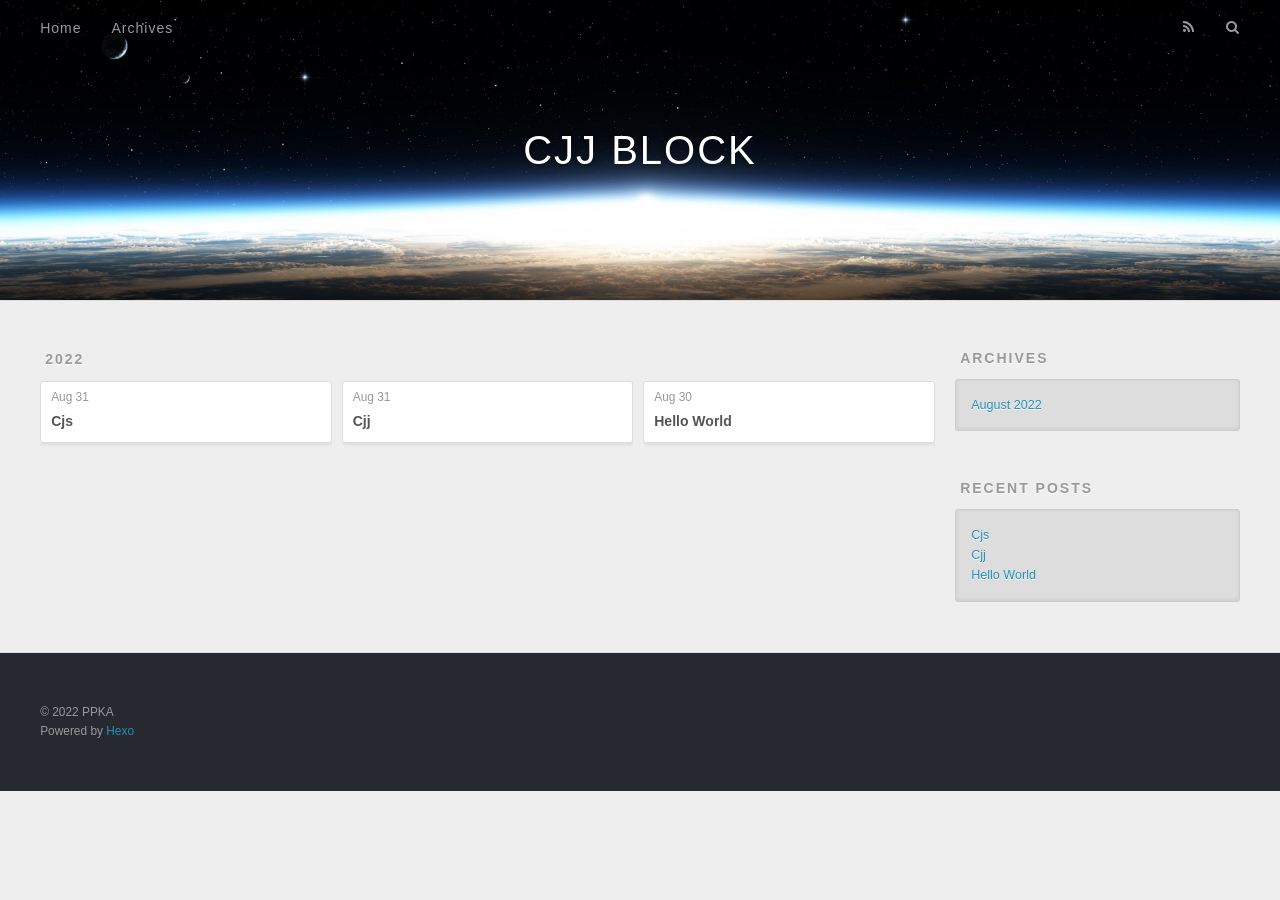
<file: archives/index.html>
<!DOCTYPE html>
<html>
<head>
  <meta charset="utf-8">
  

  
  <title>Archives | CJJ BLOCK</title>
  <meta name="viewport" content="width=device-width, initial-scale=1, maximum-scale=1">
  <meta name="description" content="a simple and nascent block">
<meta property="og:type" content="website">
<meta property="og:title" content="CJJ BLOCK">
<meta property="og:url" content="http://example.com/archives/index.html">
<meta property="og:site_name" content="CJJ BLOCK">
<meta property="og:description" content="a simple and nascent block">
<meta property="og:locale" content="en_US">
<meta property="article:author" content="PPKA">
<meta name="twitter:card" content="summary">
  
    <link rel="alternate" href="/atom.xml" title="CJJ BLOCK" type="application/atom+xml">
  
  
    <link rel="icon" href="/favicon.png">
  
  
    <link href="//fonts.googleapis.com/css?family=Source+Code+Pro" rel="stylesheet" type="text/css">
  
  
<link rel="stylesheet" href="/css/style.css">

<meta name="generator" content="Hexo 5.4.2"></head>

<body>
  <div id="container">
    <div id="wrap">
      <header id="header">
  <div id="banner"></div>
  <div id="header-outer" class="outer">
    <div id="header-title" class="inner">
      <h1 id="logo-wrap">
        <a href="/" id="logo">CJJ BLOCK</a>
      </h1>
      
    </div>
    <div id="header-inner" class="inner">
      <nav id="main-nav">
        <a id="main-nav-toggle" class="nav-icon"></a>
        
          <a class="main-nav-link" href="/">Home</a>
        
          <a class="main-nav-link" href="/archives">Archives</a>
        
      </nav>
      <nav id="sub-nav">
        
          <a id="nav-rss-link" class="nav-icon" href="/atom.xml" title="RSS Feed"></a>
        
        <a id="nav-search-btn" class="nav-icon" title="Search"></a>
      </nav>
      <div id="search-form-wrap">
        <form action="//google.com/search" method="get" accept-charset="UTF-8" class="search-form"><input type="search" name="q" class="search-form-input" placeholder="Search"><button type="submit" class="search-form-submit">&#xF002;</button><input type="hidden" name="sitesearch" value="http://example.com"></form>
      </div>
    </div>
  </div>
</header>
      <div class="outer">
        <section id="main">
  
  
    
    
      
      
      <section class="archives-wrap">
        <div class="archive-year-wrap">
          <a href="/archives/2022" class="archive-year">2022</a>
        </div>
        <div class="archives">
    
    <article class="archive-article archive-type-post">
  <div class="archive-article-inner">
    <header class="archive-article-header">
      <a href="/2022/08/31/Cjs/" class="archive-article-date">
  <time datetime="2022-08-31T01:23:07.000Z" itemprop="datePublished">Aug 31</time>
</a>
      
  
    <h1 itemprop="name">
      <a class="archive-article-title" href="/2022/08/31/Cjs/">Cjs</a>
    </h1>
  

    </header>
  </div>
</article>
  
    
    
    <article class="archive-article archive-type-post">
  <div class="archive-article-inner">
    <header class="archive-article-header">
      <a href="/2022/08/31/Cjj/" class="archive-article-date">
  <time datetime="2022-08-31T01:23:01.000Z" itemprop="datePublished">Aug 31</time>
</a>
      
  
    <h1 itemprop="name">
      <a class="archive-article-title" href="/2022/08/31/Cjj/">Cjj</a>
    </h1>
  

    </header>
  </div>
</article>
  
    
    
    <article class="archive-article archive-type-post">
  <div class="archive-article-inner">
    <header class="archive-article-header">
      <a href="/2022/08/30/hello-world/" class="archive-article-date">
  <time datetime="2022-08-30T08:35:43.261Z" itemprop="datePublished">Aug 30</time>
</a>
      
  
    <h1 itemprop="name">
      <a class="archive-article-title" href="/2022/08/30/hello-world/">Hello World</a>
    </h1>
  

    </header>
  </div>
</article>
  
  
    </div></section>
  


</section>
        
          <aside id="sidebar">
  
    

  
    

  
    
  
    
  <div class="widget-wrap">
    <h3 class="widget-title">Archives</h3>
    <div class="widget">
      <ul class="archive-list"><li class="archive-list-item"><a class="archive-list-link" href="/archives/2022/08/">August 2022</a></li></ul>
    </div>
  </div>


  
    
  <div class="widget-wrap">
    <h3 class="widget-title">Recent Posts</h3>
    <div class="widget">
      <ul>
        
          <li>
            <a href="/2022/08/31/Cjs/">Cjs</a>
          </li>
        
          <li>
            <a href="/2022/08/31/Cjj/">Cjj</a>
          </li>
        
          <li>
            <a href="/2022/08/30/hello-world/">Hello World</a>
          </li>
        
      </ul>
    </div>
  </div>

  
</aside>
        
      </div>
      <footer id="footer">
  
  <div class="outer">
    <div id="footer-info" class="inner">
      &copy; 2022 PPKA<br>
      Powered by <a href="http://hexo.io/" target="_blank">Hexo</a>
    </div>
  </div>
</footer>
    </div>
    <nav id="mobile-nav">
  
    <a href="/" class="mobile-nav-link">Home</a>
  
    <a href="/archives" class="mobile-nav-link">Archives</a>
  
</nav>
    

<script src="//ajax.googleapis.com/ajax/libs/jquery/2.0.3/jquery.min.js"></script>


  
<link rel="stylesheet" href="/fancybox/jquery.fancybox.css">

  
<script src="/fancybox/jquery.fancybox.pack.js"></script>




<script src="/js/script.js"></script>




  </div>
</body>
</html>
</file>
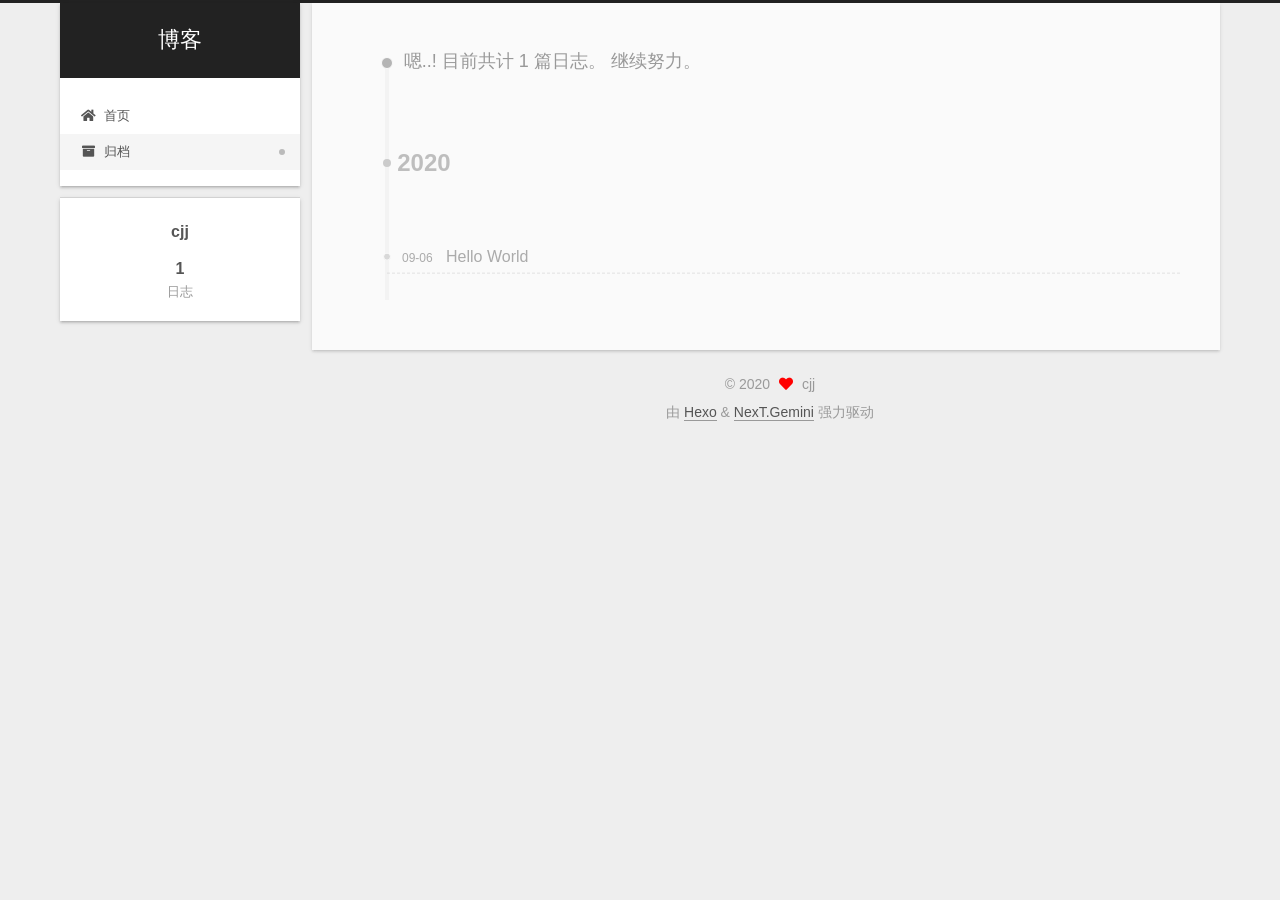
<file: archives/2020/index.html>
<!DOCTYPE html>
<html lang="zh-CN">
<head>
  <meta charset="UTF-8">
<meta name="viewport" content="width=device-width, initial-scale=1, maximum-scale=2">
<meta name="theme-color" content="#222">
<meta name="generator" content="Hexo 5.1.1">
  <link rel="apple-touch-icon" sizes="180x180" href="/images/apple-touch-icon-next.png">
  <link rel="icon" type="image/png" sizes="32x32" href="/images/favicon-32x32-next.png">
  <link rel="icon" type="image/png" sizes="16x16" href="/images/favicon-16x16-next.png">
  <link rel="mask-icon" href="/images/logo.svg" color="#222">

<link rel="stylesheet" href="/css/main.css">


<link rel="stylesheet" href="/lib/font-awesome/css/all.min.css">

<script id="hexo-configurations">
    var NexT = window.NexT || {};
    var CONFIG = {"hostname":"example.com","root":"/","scheme":"Gemini","version":"7.8.0","exturl":false,"sidebar":{"position":"left","display":"post","padding":18,"offset":12,"onmobile":false},"copycode":{"enable":false,"show_result":false,"style":null},"back2top":{"enable":true,"sidebar":false,"scrollpercent":false},"bookmark":{"enable":false,"color":"#222","save":"auto"},"fancybox":false,"mediumzoom":false,"lazyload":false,"pangu":false,"comments":{"style":"tabs","active":null,"storage":true,"lazyload":false,"nav":null},"algolia":{"hits":{"per_page":10},"labels":{"input_placeholder":"Search for Posts","hits_empty":"We didn't find any results for the search: ${query}","hits_stats":"${hits} results found in ${time} ms"}},"localsearch":{"enable":false,"trigger":"auto","top_n_per_article":1,"unescape":false,"preload":false},"motion":{"enable":true,"async":false,"transition":{"post_block":"fadeIn","post_header":"slideDownIn","post_body":"slideDownIn","coll_header":"slideLeftIn","sidebar":"slideUpIn"}}};
  </script>

  <meta property="og:type" content="website">
<meta property="og:title" content="博客">
<meta property="og:url" content="http://example.com/archives/2020/index.html">
<meta property="og:site_name" content="博客">
<meta property="og:locale" content="zh_CN">
<meta property="article:author" content="cjj">
<meta name="twitter:card" content="summary">

<link rel="canonical" href="http://example.com/archives/2020/">


<script id="page-configurations">
  // https://hexo.io/docs/variables.html
  CONFIG.page = {
    sidebar: "",
    isHome : false,
    isPost : false,
    lang   : 'zh-CN'
  };
</script>

  <title>归档 | 博客</title>
  






  <noscript>
  <style>
  .use-motion .brand,
  .use-motion .menu-item,
  .sidebar-inner,
  .use-motion .post-block,
  .use-motion .pagination,
  .use-motion .comments,
  .use-motion .post-header,
  .use-motion .post-body,
  .use-motion .collection-header { opacity: initial; }

  .use-motion .site-title,
  .use-motion .site-subtitle {
    opacity: initial;
    top: initial;
  }

  .use-motion .logo-line-before i { left: initial; }
  .use-motion .logo-line-after i { right: initial; }
  </style>
</noscript>

</head>

<body itemscope itemtype="http://schema.org/WebPage">
  <div class="container use-motion">
    <div class="headband"></div>

    <header class="header" itemscope itemtype="http://schema.org/WPHeader">
      <div class="header-inner"><div class="site-brand-container">
  <div class="site-nav-toggle">
    <div class="toggle" aria-label="切换导航栏">
      <span class="toggle-line toggle-line-first"></span>
      <span class="toggle-line toggle-line-middle"></span>
      <span class="toggle-line toggle-line-last"></span>
    </div>
  </div>

  <div class="site-meta">

    <a href="/" class="brand" rel="start">
      <span class="logo-line-before"><i></i></span>
      <h1 class="site-title">博客</h1>
      <span class="logo-line-after"><i></i></span>
    </a>
  </div>

  <div class="site-nav-right">
    <div class="toggle popup-trigger">
    </div>
  </div>
</div>




<nav class="site-nav">
  <ul id="menu" class="main-menu menu">
        <li class="menu-item menu-item-home">

    <a href="/" rel="section"><i class="fa fa-home fa-fw"></i>首页</a>

  </li>
        <li class="menu-item menu-item-archives">

    <a href="/archives/" rel="section"><i class="fa fa-archive fa-fw"></i>归档</a>

  </li>
  </ul>
</nav>




</div>
    </header>

    
  <div class="back-to-top">
    <i class="fa fa-arrow-up"></i>
    <span>0%</span>
  </div>


    <main class="main">
      <div class="main-inner">
        <div class="content-wrap">
          

          <div class="content archive">
            

  
  
  
  <div class="post-block">
    <div class="posts-collapse">
      <div class="collection-title">
        <span class="collection-header">嗯..! 目前共计 1 篇日志。 继续努力。</span>
      </div>

      
    <div class="collection-year">
      <span class="collection-header">2020</span>
    </div>

  <article itemscope itemtype="http://schema.org/Article">
    <header class="post-header">

      <div class="post-meta">
        <time itemprop="dateCreated"
              datetime="2020-09-06T00:01:18+08:00"
              content="2020-09-06">
          09-06
        </time>
      </div>

      <div class="post-title">
          <a class="post-title-link" href="/2020/09/06/hello-world/" itemprop="url">
            <span itemprop="name">Hello World</span>
          </a>
      </div>

    </header>
  </article>


    </div>
  </div>
  
  
  

  



          </div>
          

<script>
  window.addEventListener('tabs:register', () => {
    let { activeClass } = CONFIG.comments;
    if (CONFIG.comments.storage) {
      activeClass = localStorage.getItem('comments_active') || activeClass;
    }
    if (activeClass) {
      let activeTab = document.querySelector(`a[href="#comment-${activeClass}"]`);
      if (activeTab) {
        activeTab.click();
      }
    }
  });
  if (CONFIG.comments.storage) {
    window.addEventListener('tabs:click', event => {
      if (!event.target.matches('.tabs-comment .tab-content .tab-pane')) return;
      let commentClass = event.target.classList[1];
      localStorage.setItem('comments_active', commentClass);
    });
  }
</script>

        </div>
          
  
  <div class="toggle sidebar-toggle">
    <span class="toggle-line toggle-line-first"></span>
    <span class="toggle-line toggle-line-middle"></span>
    <span class="toggle-line toggle-line-last"></span>
  </div>

  <aside class="sidebar">
    <div class="sidebar-inner">

      <ul class="sidebar-nav motion-element">
        <li class="sidebar-nav-toc">
          文章目录
        </li>
        <li class="sidebar-nav-overview">
          站点概览
        </li>
      </ul>

      <!--noindex-->
      <div class="post-toc-wrap sidebar-panel">
      </div>
      <!--/noindex-->

      <div class="site-overview-wrap sidebar-panel">
        <div class="site-author motion-element" itemprop="author" itemscope itemtype="http://schema.org/Person">
  <p class="site-author-name" itemprop="name">cjj</p>
  <div class="site-description" itemprop="description"></div>
</div>
<div class="site-state-wrap motion-element">
  <nav class="site-state">
      <div class="site-state-item site-state-posts">
          <a href="/archives/">
        
          <span class="site-state-item-count">1</span>
          <span class="site-state-item-name">日志</span>
        </a>
      </div>
  </nav>
</div>



      </div>

    </div>
  </aside>
  <div id="sidebar-dimmer"></div>


      </div>
    </main>

    <footer class="footer">
      <div class="footer-inner">
        

        

<div class="copyright">
  
  &copy; 
  <span itemprop="copyrightYear">2020</span>
  <span class="with-love">
    <i class="fa fa-heart"></i>
  </span>
  <span class="author" itemprop="copyrightHolder">cjj</span>
</div>
  <div class="powered-by">由 <a href="https://hexo.io/" class="theme-link" rel="noopener" target="_blank">Hexo</a> & <a href="https://theme-next.org/" class="theme-link" rel="noopener" target="_blank">NexT.Gemini</a> 强力驱动
  </div>

        








      </div>
    </footer>
  </div>

  
  <script src="/lib/anime.min.js"></script>
  <script src="/lib/velocity/velocity.min.js"></script>
  <script src="/lib/velocity/velocity.ui.min.js"></script>

<script src="/js/utils.js"></script>

<script src="/js/motion.js"></script>


<script src="/js/schemes/pisces.js"></script>


<script src="/js/next-boot.js"></script>




  















  

  

</body>
</html>
</file>
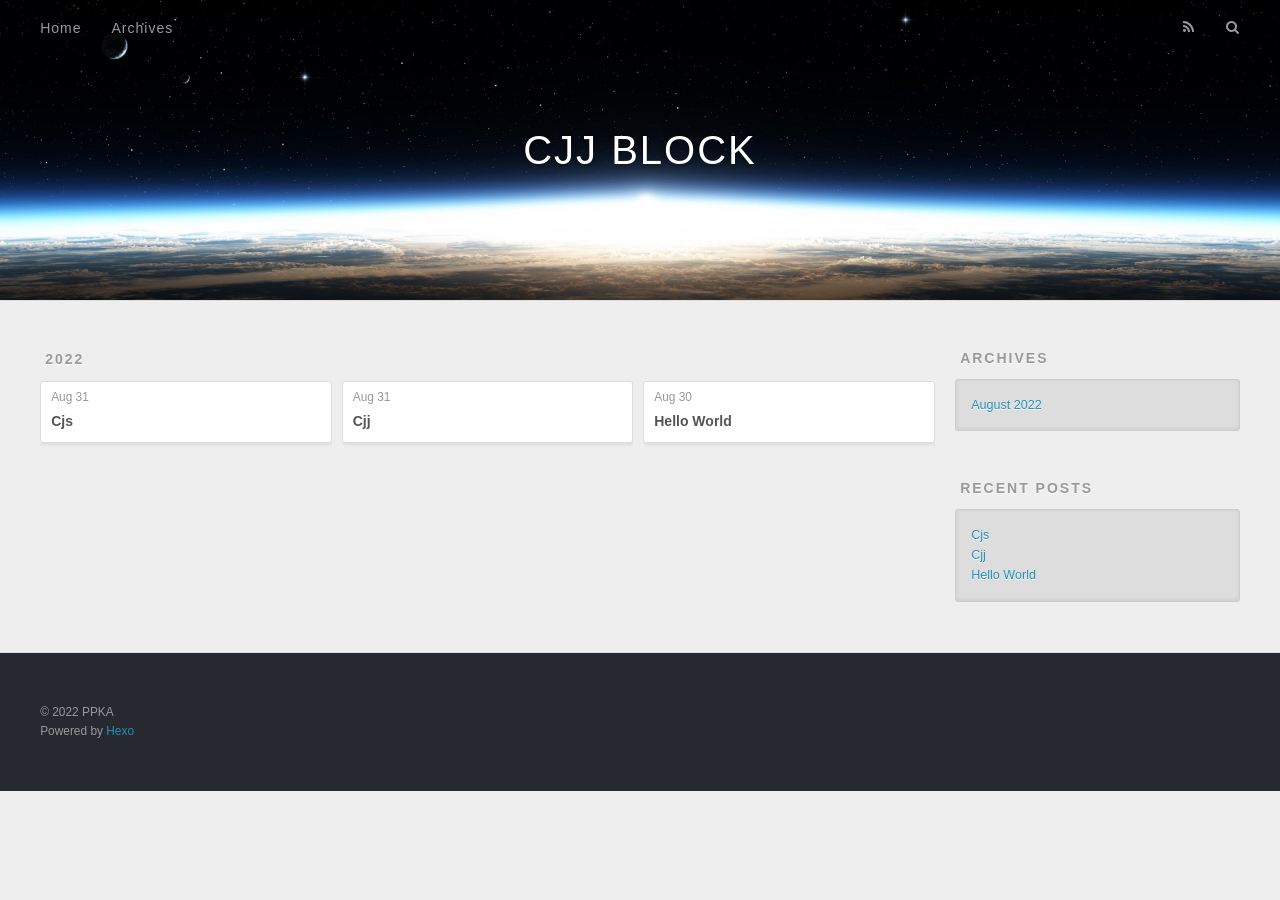
<file: archives/2022/index.html>
<!DOCTYPE html>
<html>
<head>
  <meta charset="utf-8">
  

  
  <title>Archives: 2022 | CJJ BLOCK</title>
  <meta name="viewport" content="width=device-width, initial-scale=1, maximum-scale=1">
  <meta name="description" content="a simple and nascent block">
<meta property="og:type" content="website">
<meta property="og:title" content="CJJ BLOCK">
<meta property="og:url" content="http://example.com/archives/2022/index.html">
<meta property="og:site_name" content="CJJ BLOCK">
<meta property="og:description" content="a simple and nascent block">
<meta property="og:locale" content="en_US">
<meta property="article:author" content="PPKA">
<meta name="twitter:card" content="summary">
  
    <link rel="alternate" href="/atom.xml" title="CJJ BLOCK" type="application/atom+xml">
  
  
    <link rel="icon" href="/favicon.png">
  
  
    <link href="//fonts.googleapis.com/css?family=Source+Code+Pro" rel="stylesheet" type="text/css">
  
  
<link rel="stylesheet" href="/css/style.css">

<meta name="generator" content="Hexo 5.4.2"></head>

<body>
  <div id="container">
    <div id="wrap">
      <header id="header">
  <div id="banner"></div>
  <div id="header-outer" class="outer">
    <div id="header-title" class="inner">
      <h1 id="logo-wrap">
        <a href="/" id="logo">CJJ BLOCK</a>
      </h1>
      
    </div>
    <div id="header-inner" class="inner">
      <nav id="main-nav">
        <a id="main-nav-toggle" class="nav-icon"></a>
        
          <a class="main-nav-link" href="/">Home</a>
        
          <a class="main-nav-link" href="/archives">Archives</a>
        
      </nav>
      <nav id="sub-nav">
        
          <a id="nav-rss-link" class="nav-icon" href="/atom.xml" title="RSS Feed"></a>
        
        <a id="nav-search-btn" class="nav-icon" title="Search"></a>
      </nav>
      <div id="search-form-wrap">
        <form action="//google.com/search" method="get" accept-charset="UTF-8" class="search-form"><input type="search" name="q" class="search-form-input" placeholder="Search"><button type="submit" class="search-form-submit">&#xF002;</button><input type="hidden" name="sitesearch" value="http://example.com"></form>
      </div>
    </div>
  </div>
</header>
      <div class="outer">
        <section id="main">
  
  
    
    
      
      
      <section class="archives-wrap">
        <div class="archive-year-wrap">
          <a href="/archives/2022" class="archive-year">2022</a>
        </div>
        <div class="archives">
    
    <article class="archive-article archive-type-post">
  <div class="archive-article-inner">
    <header class="archive-article-header">
      <a href="/2022/08/31/Cjs/" class="archive-article-date">
  <time datetime="2022-08-31T01:23:07.000Z" itemprop="datePublished">Aug 31</time>
</a>
      
  
    <h1 itemprop="name">
      <a class="archive-article-title" href="/2022/08/31/Cjs/">Cjs</a>
    </h1>
  

    </header>
  </div>
</article>
  
    
    
    <article class="archive-article archive-type-post">
  <div class="archive-article-inner">
    <header class="archive-article-header">
      <a href="/2022/08/31/Cjj/" class="archive-article-date">
  <time datetime="2022-08-31T01:23:01.000Z" itemprop="datePublished">Aug 31</time>
</a>
      
  
    <h1 itemprop="name">
      <a class="archive-article-title" href="/2022/08/31/Cjj/">Cjj</a>
    </h1>
  

    </header>
  </div>
</article>
  
    
    
    <article class="archive-article archive-type-post">
  <div class="archive-article-inner">
    <header class="archive-article-header">
      <a href="/2022/08/30/hello-world/" class="archive-article-date">
  <time datetime="2022-08-30T08:35:43.261Z" itemprop="datePublished">Aug 30</time>
</a>
      
  
    <h1 itemprop="name">
      <a class="archive-article-title" href="/2022/08/30/hello-world/">Hello World</a>
    </h1>
  

    </header>
  </div>
</article>
  
  
    </div></section>
  


</section>
        
          <aside id="sidebar">
  
    

  
    

  
    
  
    
  <div class="widget-wrap">
    <h3 class="widget-title">Archives</h3>
    <div class="widget">
      <ul class="archive-list"><li class="archive-list-item"><a class="archive-list-link" href="/archives/2022/08/">August 2022</a></li></ul>
    </div>
  </div>


  
    
  <div class="widget-wrap">
    <h3 class="widget-title">Recent Posts</h3>
    <div class="widget">
      <ul>
        
          <li>
            <a href="/2022/08/31/Cjs/">Cjs</a>
          </li>
        
          <li>
            <a href="/2022/08/31/Cjj/">Cjj</a>
          </li>
        
          <li>
            <a href="/2022/08/30/hello-world/">Hello World</a>
          </li>
        
      </ul>
    </div>
  </div>

  
</aside>
        
      </div>
      <footer id="footer">
  
  <div class="outer">
    <div id="footer-info" class="inner">
      &copy; 2022 PPKA<br>
      Powered by <a href="http://hexo.io/" target="_blank">Hexo</a>
    </div>
  </div>
</footer>
    </div>
    <nav id="mobile-nav">
  
    <a href="/" class="mobile-nav-link">Home</a>
  
    <a href="/archives" class="mobile-nav-link">Archives</a>
  
</nav>
    

<script src="//ajax.googleapis.com/ajax/libs/jquery/2.0.3/jquery.min.js"></script>


  
<link rel="stylesheet" href="/fancybox/jquery.fancybox.css">

  
<script src="/fancybox/jquery.fancybox.pack.js"></script>




<script src="/js/script.js"></script>




  </div>
</body>
</html>
</file>
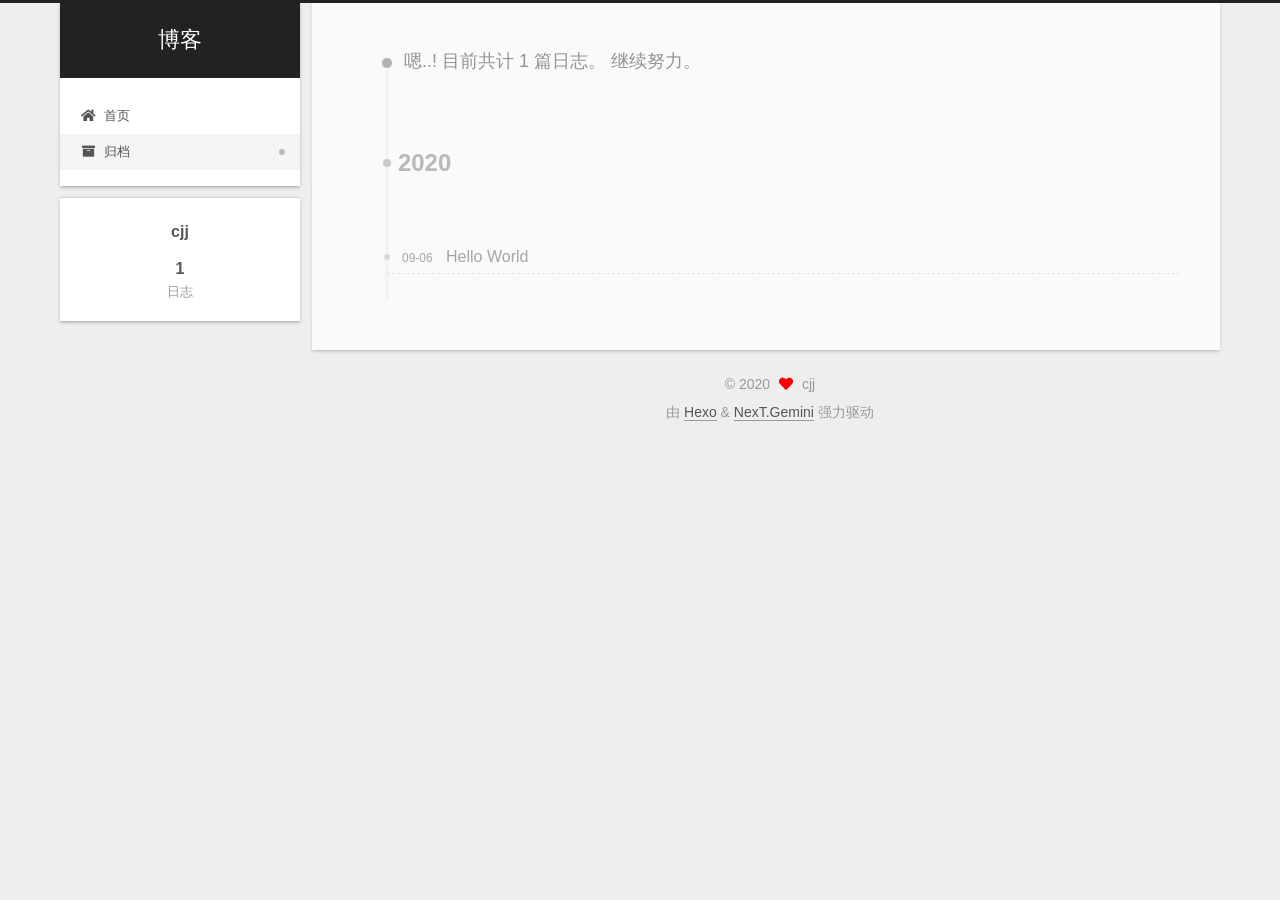
<file: archives/2020/09/index.html>
<!DOCTYPE html>
<html lang="zh-CN">
<head>
  <meta charset="UTF-8">
<meta name="viewport" content="width=device-width, initial-scale=1, maximum-scale=2">
<meta name="theme-color" content="#222">
<meta name="generator" content="Hexo 5.1.1">
  <link rel="apple-touch-icon" sizes="180x180" href="/images/apple-touch-icon-next.png">
  <link rel="icon" type="image/png" sizes="32x32" href="/images/favicon-32x32-next.png">
  <link rel="icon" type="image/png" sizes="16x16" href="/images/favicon-16x16-next.png">
  <link rel="mask-icon" href="/images/logo.svg" color="#222">

<link rel="stylesheet" href="/css/main.css">


<link rel="stylesheet" href="/lib/font-awesome/css/all.min.css">

<script id="hexo-configurations">
    var NexT = window.NexT || {};
    var CONFIG = {"hostname":"example.com","root":"/","scheme":"Gemini","version":"7.8.0","exturl":false,"sidebar":{"position":"left","display":"post","padding":18,"offset":12,"onmobile":false},"copycode":{"enable":false,"show_result":false,"style":null},"back2top":{"enable":true,"sidebar":false,"scrollpercent":false},"bookmark":{"enable":false,"color":"#222","save":"auto"},"fancybox":false,"mediumzoom":false,"lazyload":false,"pangu":false,"comments":{"style":"tabs","active":null,"storage":true,"lazyload":false,"nav":null},"algolia":{"hits":{"per_page":10},"labels":{"input_placeholder":"Search for Posts","hits_empty":"We didn't find any results for the search: ${query}","hits_stats":"${hits} results found in ${time} ms"}},"localsearch":{"enable":false,"trigger":"auto","top_n_per_article":1,"unescape":false,"preload":false},"motion":{"enable":true,"async":false,"transition":{"post_block":"fadeIn","post_header":"slideDownIn","post_body":"slideDownIn","coll_header":"slideLeftIn","sidebar":"slideUpIn"}}};
  </script>

  <meta property="og:type" content="website">
<meta property="og:title" content="博客">
<meta property="og:url" content="http://example.com/archives/2020/09/index.html">
<meta property="og:site_name" content="博客">
<meta property="og:locale" content="zh_CN">
<meta property="article:author" content="cjj">
<meta name="twitter:card" content="summary">

<link rel="canonical" href="http://example.com/archives/2020/09/">


<script id="page-configurations">
  // https://hexo.io/docs/variables.html
  CONFIG.page = {
    sidebar: "",
    isHome : false,
    isPost : false,
    lang   : 'zh-CN'
  };
</script>

  <title>归档 | 博客</title>
  






  <noscript>
  <style>
  .use-motion .brand,
  .use-motion .menu-item,
  .sidebar-inner,
  .use-motion .post-block,
  .use-motion .pagination,
  .use-motion .comments,
  .use-motion .post-header,
  .use-motion .post-body,
  .use-motion .collection-header { opacity: initial; }

  .use-motion .site-title,
  .use-motion .site-subtitle {
    opacity: initial;
    top: initial;
  }

  .use-motion .logo-line-before i { left: initial; }
  .use-motion .logo-line-after i { right: initial; }
  </style>
</noscript>

</head>

<body itemscope itemtype="http://schema.org/WebPage">
  <div class="container use-motion">
    <div class="headband"></div>

    <header class="header" itemscope itemtype="http://schema.org/WPHeader">
      <div class="header-inner"><div class="site-brand-container">
  <div class="site-nav-toggle">
    <div class="toggle" aria-label="切换导航栏">
      <span class="toggle-line toggle-line-first"></span>
      <span class="toggle-line toggle-line-middle"></span>
      <span class="toggle-line toggle-line-last"></span>
    </div>
  </div>

  <div class="site-meta">

    <a href="/" class="brand" rel="start">
      <span class="logo-line-before"><i></i></span>
      <h1 class="site-title">博客</h1>
      <span class="logo-line-after"><i></i></span>
    </a>
  </div>

  <div class="site-nav-right">
    <div class="toggle popup-trigger">
    </div>
  </div>
</div>




<nav class="site-nav">
  <ul id="menu" class="main-menu menu">
        <li class="menu-item menu-item-home">

    <a href="/" rel="section"><i class="fa fa-home fa-fw"></i>首页</a>

  </li>
        <li class="menu-item menu-item-archives">

    <a href="/archives/" rel="section"><i class="fa fa-archive fa-fw"></i>归档</a>

  </li>
  </ul>
</nav>




</div>
    </header>

    
  <div class="back-to-top">
    <i class="fa fa-arrow-up"></i>
    <span>0%</span>
  </div>


    <main class="main">
      <div class="main-inner">
        <div class="content-wrap">
          

          <div class="content archive">
            

  
  
  
  <div class="post-block">
    <div class="posts-collapse">
      <div class="collection-title">
        <span class="collection-header">嗯..! 目前共计 1 篇日志。 继续努力。</span>
      </div>

      
    <div class="collection-year">
      <span class="collection-header">2020</span>
    </div>

  <article itemscope itemtype="http://schema.org/Article">
    <header class="post-header">

      <div class="post-meta">
        <time itemprop="dateCreated"
              datetime="2020-09-06T00:01:18+08:00"
              content="2020-09-06">
          09-06
        </time>
      </div>

      <div class="post-title">
          <a class="post-title-link" href="/2020/09/06/hello-world/" itemprop="url">
            <span itemprop="name">Hello World</span>
          </a>
      </div>

    </header>
  </article>


    </div>
  </div>
  
  
  

  



          </div>
          

<script>
  window.addEventListener('tabs:register', () => {
    let { activeClass } = CONFIG.comments;
    if (CONFIG.comments.storage) {
      activeClass = localStorage.getItem('comments_active') || activeClass;
    }
    if (activeClass) {
      let activeTab = document.querySelector(`a[href="#comment-${activeClass}"]`);
      if (activeTab) {
        activeTab.click();
      }
    }
  });
  if (CONFIG.comments.storage) {
    window.addEventListener('tabs:click', event => {
      if (!event.target.matches('.tabs-comment .tab-content .tab-pane')) return;
      let commentClass = event.target.classList[1];
      localStorage.setItem('comments_active', commentClass);
    });
  }
</script>

        </div>
          
  
  <div class="toggle sidebar-toggle">
    <span class="toggle-line toggle-line-first"></span>
    <span class="toggle-line toggle-line-middle"></span>
    <span class="toggle-line toggle-line-last"></span>
  </div>

  <aside class="sidebar">
    <div class="sidebar-inner">

      <ul class="sidebar-nav motion-element">
        <li class="sidebar-nav-toc">
          文章目录
        </li>
        <li class="sidebar-nav-overview">
          站点概览
        </li>
      </ul>

      <!--noindex-->
      <div class="post-toc-wrap sidebar-panel">
      </div>
      <!--/noindex-->

      <div class="site-overview-wrap sidebar-panel">
        <div class="site-author motion-element" itemprop="author" itemscope itemtype="http://schema.org/Person">
  <p class="site-author-name" itemprop="name">cjj</p>
  <div class="site-description" itemprop="description"></div>
</div>
<div class="site-state-wrap motion-element">
  <nav class="site-state">
      <div class="site-state-item site-state-posts">
          <a href="/archives/">
        
          <span class="site-state-item-count">1</span>
          <span class="site-state-item-name">日志</span>
        </a>
      </div>
  </nav>
</div>



      </div>

    </div>
  </aside>
  <div id="sidebar-dimmer"></div>


      </div>
    </main>

    <footer class="footer">
      <div class="footer-inner">
        

        

<div class="copyright">
  
  &copy; 
  <span itemprop="copyrightYear">2020</span>
  <span class="with-love">
    <i class="fa fa-heart"></i>
  </span>
  <span class="author" itemprop="copyrightHolder">cjj</span>
</div>
  <div class="powered-by">由 <a href="https://hexo.io/" class="theme-link" rel="noopener" target="_blank">Hexo</a> & <a href="https://theme-next.org/" class="theme-link" rel="noopener" target="_blank">NexT.Gemini</a> 强力驱动
  </div>

        








      </div>
    </footer>
  </div>

  
  <script src="/lib/anime.min.js"></script>
  <script src="/lib/velocity/velocity.min.js"></script>
  <script src="/lib/velocity/velocity.ui.min.js"></script>

<script src="/js/utils.js"></script>

<script src="/js/motion.js"></script>


<script src="/js/schemes/pisces.js"></script>


<script src="/js/next-boot.js"></script>




  















  

  

</body>
</html>
</file>
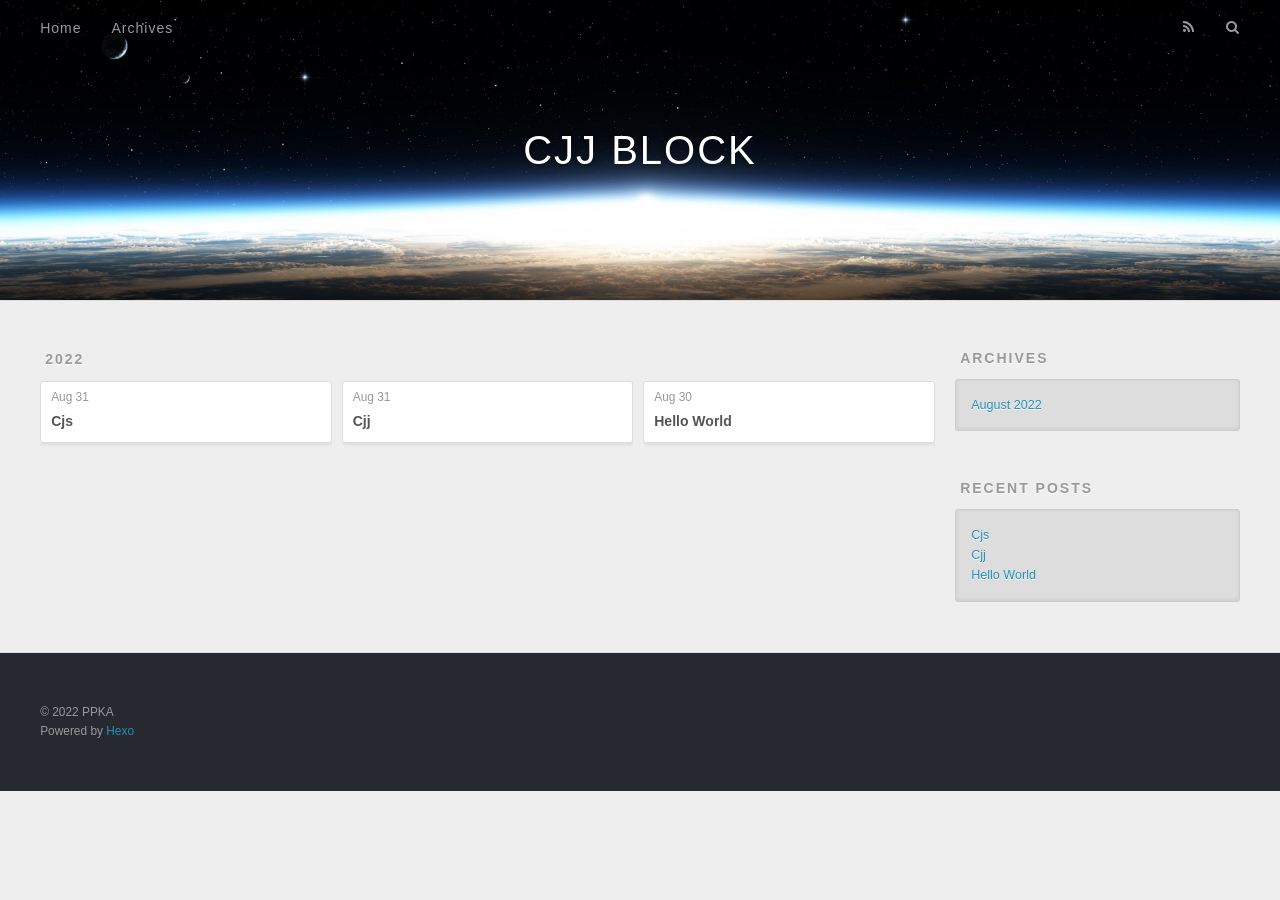
<file: archives/2022/08/index.html>
<!DOCTYPE html>
<html>
<head>
  <meta charset="utf-8">
  

  
  <title>Archives: 2022/8 | CJJ BLOCK</title>
  <meta name="viewport" content="width=device-width, initial-scale=1, maximum-scale=1">
  <meta name="description" content="a simple and nascent block">
<meta property="og:type" content="website">
<meta property="og:title" content="CJJ BLOCK">
<meta property="og:url" content="http://example.com/archives/2022/08/index.html">
<meta property="og:site_name" content="CJJ BLOCK">
<meta property="og:description" content="a simple and nascent block">
<meta property="og:locale" content="en_US">
<meta property="article:author" content="PPKA">
<meta name="twitter:card" content="summary">
  
    <link rel="alternate" href="/atom.xml" title="CJJ BLOCK" type="application/atom+xml">
  
  
    <link rel="icon" href="/favicon.png">
  
  
    <link href="//fonts.googleapis.com/css?family=Source+Code+Pro" rel="stylesheet" type="text/css">
  
  
<link rel="stylesheet" href="/css/style.css">

<meta name="generator" content="Hexo 5.4.2"></head>

<body>
  <div id="container">
    <div id="wrap">
      <header id="header">
  <div id="banner"></div>
  <div id="header-outer" class="outer">
    <div id="header-title" class="inner">
      <h1 id="logo-wrap">
        <a href="/" id="logo">CJJ BLOCK</a>
      </h1>
      
    </div>
    <div id="header-inner" class="inner">
      <nav id="main-nav">
        <a id="main-nav-toggle" class="nav-icon"></a>
        
          <a class="main-nav-link" href="/">Home</a>
        
          <a class="main-nav-link" href="/archives">Archives</a>
        
      </nav>
      <nav id="sub-nav">
        
          <a id="nav-rss-link" class="nav-icon" href="/atom.xml" title="RSS Feed"></a>
        
        <a id="nav-search-btn" class="nav-icon" title="Search"></a>
      </nav>
      <div id="search-form-wrap">
        <form action="//google.com/search" method="get" accept-charset="UTF-8" class="search-form"><input type="search" name="q" class="search-form-input" placeholder="Search"><button type="submit" class="search-form-submit">&#xF002;</button><input type="hidden" name="sitesearch" value="http://example.com"></form>
      </div>
    </div>
  </div>
</header>
      <div class="outer">
        <section id="main">
  
  
    
    
      
      
      <section class="archives-wrap">
        <div class="archive-year-wrap">
          <a href="/archives/2022" class="archive-year">2022</a>
        </div>
        <div class="archives">
    
    <article class="archive-article archive-type-post">
  <div class="archive-article-inner">
    <header class="archive-article-header">
      <a href="/2022/08/31/Cjs/" class="archive-article-date">
  <time datetime="2022-08-31T01:23:07.000Z" itemprop="datePublished">Aug 31</time>
</a>
      
  
    <h1 itemprop="name">
      <a class="archive-article-title" href="/2022/08/31/Cjs/">Cjs</a>
    </h1>
  

    </header>
  </div>
</article>
  
    
    
    <article class="archive-article archive-type-post">
  <div class="archive-article-inner">
    <header class="archive-article-header">
      <a href="/2022/08/31/Cjj/" class="archive-article-date">
  <time datetime="2022-08-31T01:23:01.000Z" itemprop="datePublished">Aug 31</time>
</a>
      
  
    <h1 itemprop="name">
      <a class="archive-article-title" href="/2022/08/31/Cjj/">Cjj</a>
    </h1>
  

    </header>
  </div>
</article>
  
    
    
    <article class="archive-article archive-type-post">
  <div class="archive-article-inner">
    <header class="archive-article-header">
      <a href="/2022/08/30/hello-world/" class="archive-article-date">
  <time datetime="2022-08-30T08:35:43.261Z" itemprop="datePublished">Aug 30</time>
</a>
      
  
    <h1 itemprop="name">
      <a class="archive-article-title" href="/2022/08/30/hello-world/">Hello World</a>
    </h1>
  

    </header>
  </div>
</article>
  
  
    </div></section>
  


</section>
        
          <aside id="sidebar">
  
    

  
    

  
    
  
    
  <div class="widget-wrap">
    <h3 class="widget-title">Archives</h3>
    <div class="widget">
      <ul class="archive-list"><li class="archive-list-item"><a class="archive-list-link" href="/archives/2022/08/">August 2022</a></li></ul>
    </div>
  </div>


  
    
  <div class="widget-wrap">
    <h3 class="widget-title">Recent Posts</h3>
    <div class="widget">
      <ul>
        
          <li>
            <a href="/2022/08/31/Cjs/">Cjs</a>
          </li>
        
          <li>
            <a href="/2022/08/31/Cjj/">Cjj</a>
          </li>
        
          <li>
            <a href="/2022/08/30/hello-world/">Hello World</a>
          </li>
        
      </ul>
    </div>
  </div>

  
</aside>
        
      </div>
      <footer id="footer">
  
  <div class="outer">
    <div id="footer-info" class="inner">
      &copy; 2022 PPKA<br>
      Powered by <a href="http://hexo.io/" target="_blank">Hexo</a>
    </div>
  </div>
</footer>
    </div>
    <nav id="mobile-nav">
  
    <a href="/" class="mobile-nav-link">Home</a>
  
    <a href="/archives" class="mobile-nav-link">Archives</a>
  
</nav>
    

<script src="//ajax.googleapis.com/ajax/libs/jquery/2.0.3/jquery.min.js"></script>


  
<link rel="stylesheet" href="/fancybox/jquery.fancybox.css">

  
<script src="/fancybox/jquery.fancybox.pack.js"></script>




<script src="/js/script.js"></script>




  </div>
</body>
</html>
</file>
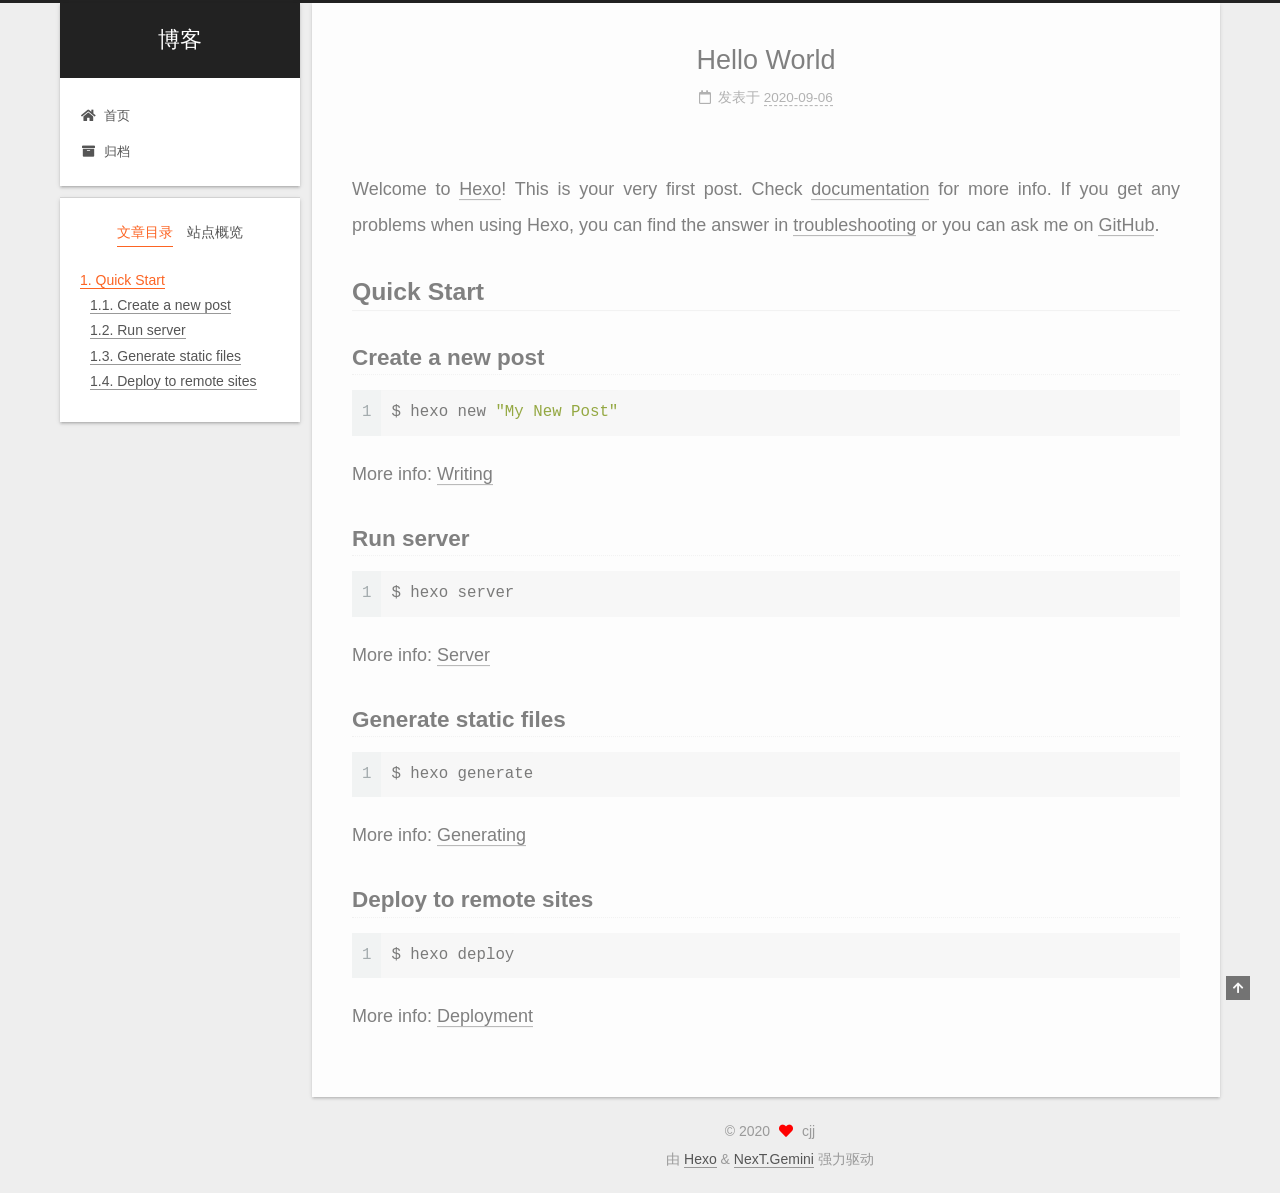
<file: 2020/09/06/hello-world/index.html>
<!DOCTYPE html>
<html lang="zh-CN">
<head>
  <meta charset="UTF-8">
<meta name="viewport" content="width=device-width, initial-scale=1, maximum-scale=2">
<meta name="theme-color" content="#222">
<meta name="generator" content="Hexo 5.1.1">
  <link rel="apple-touch-icon" sizes="180x180" href="/images/apple-touch-icon-next.png">
  <link rel="icon" type="image/png" sizes="32x32" href="/images/favicon-32x32-next.png">
  <link rel="icon" type="image/png" sizes="16x16" href="/images/favicon-16x16-next.png">
  <link rel="mask-icon" href="/images/logo.svg" color="#222">

<link rel="stylesheet" href="/css/main.css">


<link rel="stylesheet" href="/lib/font-awesome/css/all.min.css">

<script id="hexo-configurations">
    var NexT = window.NexT || {};
    var CONFIG = {"hostname":"example.com","root":"/","scheme":"Gemini","version":"7.8.0","exturl":false,"sidebar":{"position":"left","display":"post","padding":18,"offset":12,"onmobile":false},"copycode":{"enable":false,"show_result":false,"style":null},"back2top":{"enable":true,"sidebar":false,"scrollpercent":false},"bookmark":{"enable":false,"color":"#222","save":"auto"},"fancybox":false,"mediumzoom":false,"lazyload":false,"pangu":false,"comments":{"style":"tabs","active":null,"storage":true,"lazyload":false,"nav":null},"algolia":{"hits":{"per_page":10},"labels":{"input_placeholder":"Search for Posts","hits_empty":"We didn't find any results for the search: ${query}","hits_stats":"${hits} results found in ${time} ms"}},"localsearch":{"enable":false,"trigger":"auto","top_n_per_article":1,"unescape":false,"preload":false},"motion":{"enable":true,"async":false,"transition":{"post_block":"fadeIn","post_header":"slideDownIn","post_body":"slideDownIn","coll_header":"slideLeftIn","sidebar":"slideUpIn"}}};
  </script>

  <meta name="description" content="Welcome to Hexo! This is your very first post. Check documentation for more info. If you get any problems when using Hexo, you can find the answer in troubleshooting or you can ask me on GitHub. Quick">
<meta property="og:type" content="article">
<meta property="og:title" content="Hello World">
<meta property="og:url" content="http://example.com/2020/09/06/hello-world/index.html">
<meta property="og:site_name" content="博客">
<meta property="og:description" content="Welcome to Hexo! This is your very first post. Check documentation for more info. If you get any problems when using Hexo, you can find the answer in troubleshooting or you can ask me on GitHub. Quick">
<meta property="og:locale" content="zh_CN">
<meta property="article:published_time" content="2020-09-05T16:01:18.781Z">
<meta property="article:modified_time" content="2020-09-05T16:01:18.781Z">
<meta property="article:author" content="cjj">
<meta name="twitter:card" content="summary">

<link rel="canonical" href="http://example.com/2020/09/06/hello-world/">


<script id="page-configurations">
  // https://hexo.io/docs/variables.html
  CONFIG.page = {
    sidebar: "",
    isHome : false,
    isPost : true,
    lang   : 'zh-CN'
  };
</script>

  <title>Hello World | 博客</title>
  






  <noscript>
  <style>
  .use-motion .brand,
  .use-motion .menu-item,
  .sidebar-inner,
  .use-motion .post-block,
  .use-motion .pagination,
  .use-motion .comments,
  .use-motion .post-header,
  .use-motion .post-body,
  .use-motion .collection-header { opacity: initial; }

  .use-motion .site-title,
  .use-motion .site-subtitle {
    opacity: initial;
    top: initial;
  }

  .use-motion .logo-line-before i { left: initial; }
  .use-motion .logo-line-after i { right: initial; }
  </style>
</noscript>

</head>

<body itemscope itemtype="http://schema.org/WebPage">
  <div class="container use-motion">
    <div class="headband"></div>

    <header class="header" itemscope itemtype="http://schema.org/WPHeader">
      <div class="header-inner"><div class="site-brand-container">
  <div class="site-nav-toggle">
    <div class="toggle" aria-label="切换导航栏">
      <span class="toggle-line toggle-line-first"></span>
      <span class="toggle-line toggle-line-middle"></span>
      <span class="toggle-line toggle-line-last"></span>
    </div>
  </div>

  <div class="site-meta">

    <a href="/" class="brand" rel="start">
      <span class="logo-line-before"><i></i></span>
      <h1 class="site-title">博客</h1>
      <span class="logo-line-after"><i></i></span>
    </a>
  </div>

  <div class="site-nav-right">
    <div class="toggle popup-trigger">
    </div>
  </div>
</div>




<nav class="site-nav">
  <ul id="menu" class="main-menu menu">
        <li class="menu-item menu-item-home">

    <a href="/" rel="section"><i class="fa fa-home fa-fw"></i>首页</a>

  </li>
        <li class="menu-item menu-item-archives">

    <a href="/archives/" rel="section"><i class="fa fa-archive fa-fw"></i>归档</a>

  </li>
  </ul>
</nav>




</div>
    </header>

    
  <div class="back-to-top">
    <i class="fa fa-arrow-up"></i>
    <span>0%</span>
  </div>


    <main class="main">
      <div class="main-inner">
        <div class="content-wrap">
          

          <div class="content post posts-expand">
            

    
  
  
  <article itemscope itemtype="http://schema.org/Article" class="post-block" lang="zh-CN">
    <link itemprop="mainEntityOfPage" href="http://example.com/2020/09/06/hello-world/">

    <span hidden itemprop="author" itemscope itemtype="http://schema.org/Person">
      <meta itemprop="image" content="/images/avatar.gif">
      <meta itemprop="name" content="cjj">
      <meta itemprop="description" content="">
    </span>

    <span hidden itemprop="publisher" itemscope itemtype="http://schema.org/Organization">
      <meta itemprop="name" content="博客">
    </span>
      <header class="post-header">
        <h1 class="post-title" itemprop="name headline">
          Hello World
        </h1>

        <div class="post-meta">
            <span class="post-meta-item">
              <span class="post-meta-item-icon">
                <i class="far fa-calendar"></i>
              </span>
              <span class="post-meta-item-text">发表于</span>

              <time title="创建时间：2020-09-06 00:01:18" itemprop="dateCreated datePublished" datetime="2020-09-06T00:01:18+08:00">2020-09-06</time>
            </span>

          

        </div>
      </header>

    
    
    
    <div class="post-body" itemprop="articleBody">

      
        <p>Welcome to <a target="_blank" rel="noopener" href="https://hexo.io/">Hexo</a>! This is your very first post. Check <a target="_blank" rel="noopener" href="https://hexo.io/docs/">documentation</a> for more info. If you get any problems when using Hexo, you can find the answer in <a target="_blank" rel="noopener" href="https://hexo.io/docs/troubleshooting.html">troubleshooting</a> or you can ask me on <a target="_blank" rel="noopener" href="https://github.com/hexojs/hexo/issues">GitHub</a>.</p>
<h2 id="Quick-Start"><a href="#Quick-Start" class="headerlink" title="Quick Start"></a>Quick Start</h2><h3 id="Create-a-new-post"><a href="#Create-a-new-post" class="headerlink" title="Create a new post"></a>Create a new post</h3><figure class="highlight bash"><table><tr><td class="gutter"><pre><span class="line">1</span><br></pre></td><td class="code"><pre><span class="line">$ hexo new <span class="string">&quot;My New Post&quot;</span></span><br></pre></td></tr></table></figure>

<p>More info: <a target="_blank" rel="noopener" href="https://hexo.io/docs/writing.html">Writing</a></p>
<h3 id="Run-server"><a href="#Run-server" class="headerlink" title="Run server"></a>Run server</h3><figure class="highlight bash"><table><tr><td class="gutter"><pre><span class="line">1</span><br></pre></td><td class="code"><pre><span class="line">$ hexo server</span><br></pre></td></tr></table></figure>

<p>More info: <a target="_blank" rel="noopener" href="https://hexo.io/docs/server.html">Server</a></p>
<h3 id="Generate-static-files"><a href="#Generate-static-files" class="headerlink" title="Generate static files"></a>Generate static files</h3><figure class="highlight bash"><table><tr><td class="gutter"><pre><span class="line">1</span><br></pre></td><td class="code"><pre><span class="line">$ hexo generate</span><br></pre></td></tr></table></figure>

<p>More info: <a target="_blank" rel="noopener" href="https://hexo.io/docs/generating.html">Generating</a></p>
<h3 id="Deploy-to-remote-sites"><a href="#Deploy-to-remote-sites" class="headerlink" title="Deploy to remote sites"></a>Deploy to remote sites</h3><figure class="highlight bash"><table><tr><td class="gutter"><pre><span class="line">1</span><br></pre></td><td class="code"><pre><span class="line">$ hexo deploy</span><br></pre></td></tr></table></figure>

<p>More info: <a target="_blank" rel="noopener" href="https://hexo.io/docs/one-command-deployment.html">Deployment</a></p>

    </div>

    
    
    

      <footer class="post-footer">

        


        
      </footer>
    
  </article>
  
  
  



          </div>
          

<script>
  window.addEventListener('tabs:register', () => {
    let { activeClass } = CONFIG.comments;
    if (CONFIG.comments.storage) {
      activeClass = localStorage.getItem('comments_active') || activeClass;
    }
    if (activeClass) {
      let activeTab = document.querySelector(`a[href="#comment-${activeClass}"]`);
      if (activeTab) {
        activeTab.click();
      }
    }
  });
  if (CONFIG.comments.storage) {
    window.addEventListener('tabs:click', event => {
      if (!event.target.matches('.tabs-comment .tab-content .tab-pane')) return;
      let commentClass = event.target.classList[1];
      localStorage.setItem('comments_active', commentClass);
    });
  }
</script>

        </div>
          
  
  <div class="toggle sidebar-toggle">
    <span class="toggle-line toggle-line-first"></span>
    <span class="toggle-line toggle-line-middle"></span>
    <span class="toggle-line toggle-line-last"></span>
  </div>

  <aside class="sidebar">
    <div class="sidebar-inner">

      <ul class="sidebar-nav motion-element">
        <li class="sidebar-nav-toc">
          文章目录
        </li>
        <li class="sidebar-nav-overview">
          站点概览
        </li>
      </ul>

      <!--noindex-->
      <div class="post-toc-wrap sidebar-panel">
          <div class="post-toc motion-element"><ol class="nav"><li class="nav-item nav-level-2"><a class="nav-link" href="#Quick-Start"><span class="nav-number">1.</span> <span class="nav-text">Quick Start</span></a><ol class="nav-child"><li class="nav-item nav-level-3"><a class="nav-link" href="#Create-a-new-post"><span class="nav-number">1.1.</span> <span class="nav-text">Create a new post</span></a></li><li class="nav-item nav-level-3"><a class="nav-link" href="#Run-server"><span class="nav-number">1.2.</span> <span class="nav-text">Run server</span></a></li><li class="nav-item nav-level-3"><a class="nav-link" href="#Generate-static-files"><span class="nav-number">1.3.</span> <span class="nav-text">Generate static files</span></a></li><li class="nav-item nav-level-3"><a class="nav-link" href="#Deploy-to-remote-sites"><span class="nav-number">1.4.</span> <span class="nav-text">Deploy to remote sites</span></a></li></ol></li></ol></div>
      </div>
      <!--/noindex-->

      <div class="site-overview-wrap sidebar-panel">
        <div class="site-author motion-element" itemprop="author" itemscope itemtype="http://schema.org/Person">
  <p class="site-author-name" itemprop="name">cjj</p>
  <div class="site-description" itemprop="description"></div>
</div>
<div class="site-state-wrap motion-element">
  <nav class="site-state">
      <div class="site-state-item site-state-posts">
          <a href="/archives/">
        
          <span class="site-state-item-count">1</span>
          <span class="site-state-item-name">日志</span>
        </a>
      </div>
  </nav>
</div>



      </div>

    </div>
  </aside>
  <div id="sidebar-dimmer"></div>


      </div>
    </main>

    <footer class="footer">
      <div class="footer-inner">
        

        

<div class="copyright">
  
  &copy; 
  <span itemprop="copyrightYear">2020</span>
  <span class="with-love">
    <i class="fa fa-heart"></i>
  </span>
  <span class="author" itemprop="copyrightHolder">cjj</span>
</div>
  <div class="powered-by">由 <a href="https://hexo.io/" class="theme-link" rel="noopener" target="_blank">Hexo</a> & <a href="https://theme-next.org/" class="theme-link" rel="noopener" target="_blank">NexT.Gemini</a> 强力驱动
  </div>

        








      </div>
    </footer>
  </div>

  
  <script src="/lib/anime.min.js"></script>
  <script src="/lib/velocity/velocity.min.js"></script>
  <script src="/lib/velocity/velocity.ui.min.js"></script>

<script src="/js/utils.js"></script>

<script src="/js/motion.js"></script>


<script src="/js/schemes/pisces.js"></script>


<script src="/js/next-boot.js"></script>




  















  

  

</body>
</html>
</file>
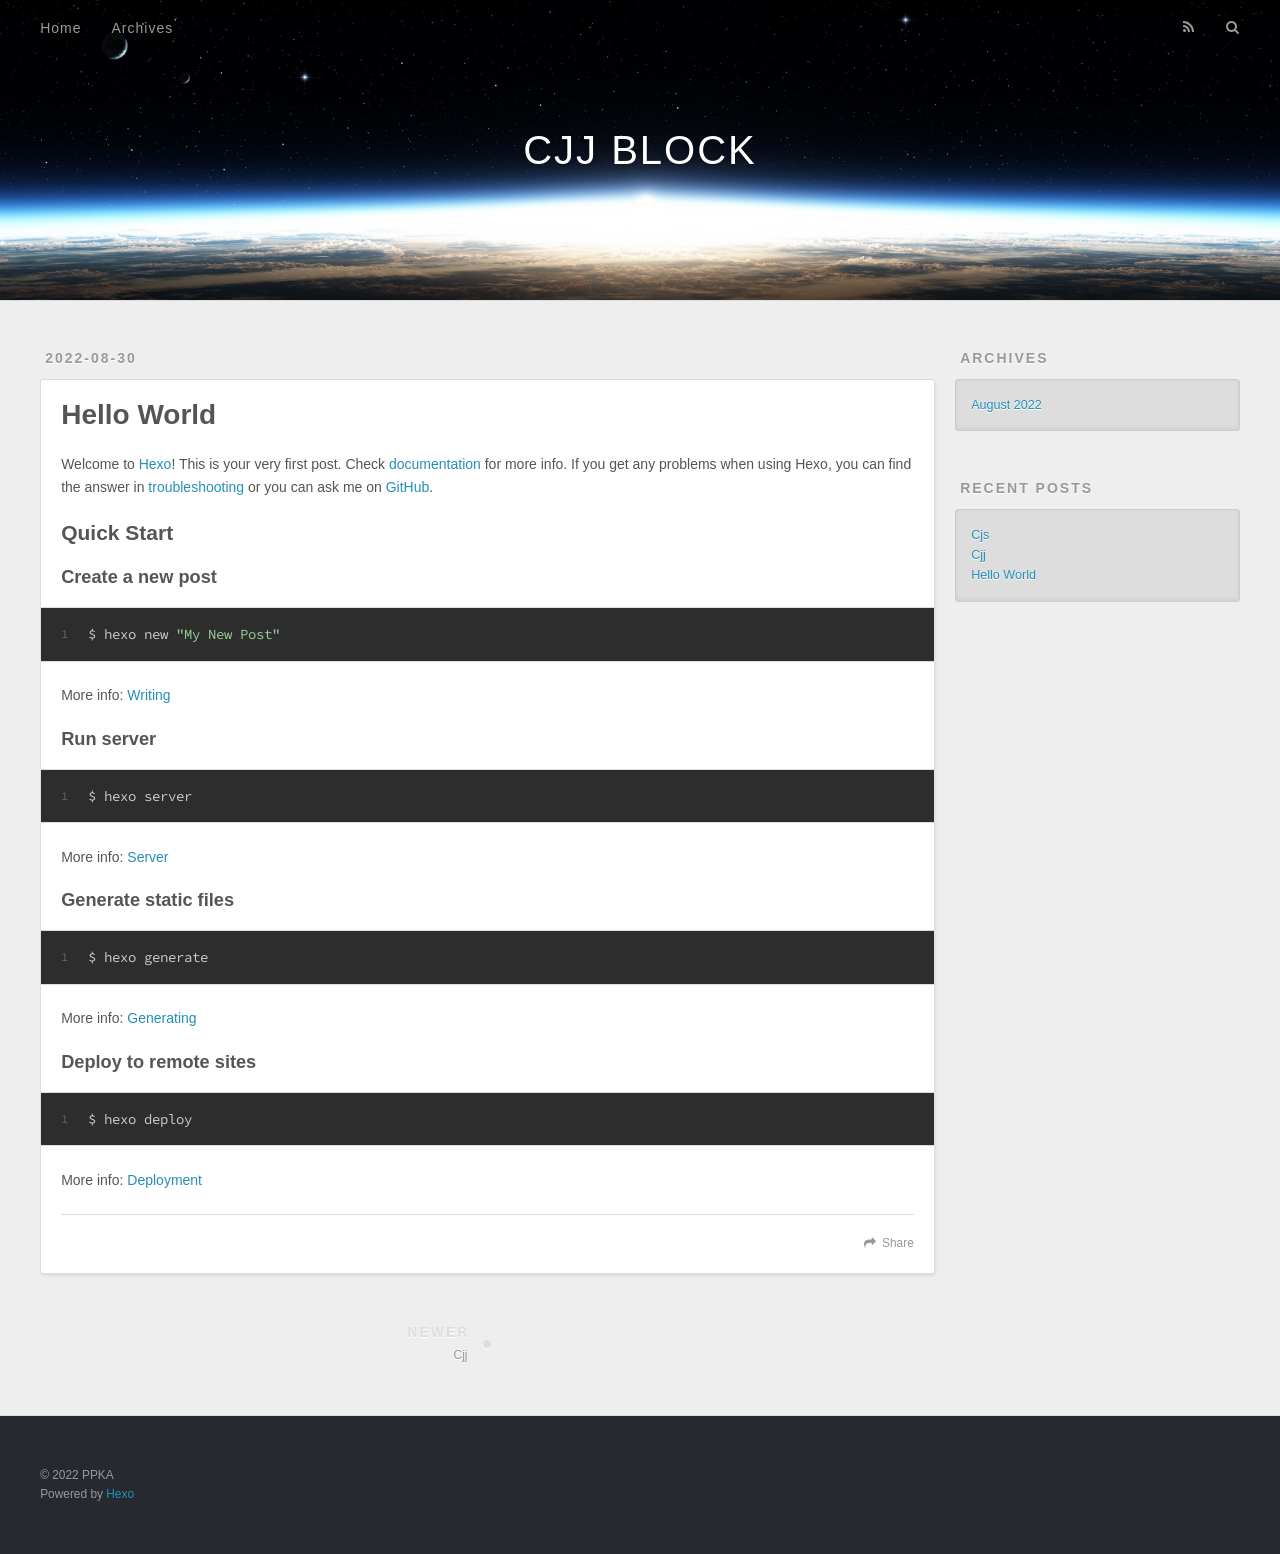
<file: 2022/08/30/hello-world/index.html>
<!DOCTYPE html>
<html>
<head>
  <meta charset="utf-8">
  

  
  <title>Hello World | CJJ BLOCK</title>
  <meta name="viewport" content="width=device-width, initial-scale=1, maximum-scale=1">
  <meta name="description" content="Welcome to Hexo! This is your very first post. Check documentation for more info. If you get any problems when using Hexo, you can find the answer in troubleshooting or you can ask me on GitHub. Quick">
<meta property="og:type" content="article">
<meta property="og:title" content="Hello World">
<meta property="og:url" content="http://example.com/2022/08/30/hello-world/index.html">
<meta property="og:site_name" content="CJJ BLOCK">
<meta property="og:description" content="Welcome to Hexo! This is your very first post. Check documentation for more info. If you get any problems when using Hexo, you can find the answer in troubleshooting or you can ask me on GitHub. Quick">
<meta property="og:locale" content="en_US">
<meta property="article:published_time" content="2022-08-30T08:35:43.261Z">
<meta property="article:modified_time" content="2022-08-30T01:21:30.130Z">
<meta property="article:author" content="PPKA">
<meta name="twitter:card" content="summary">
  
    <link rel="alternate" href="/atom.xml" title="CJJ BLOCK" type="application/atom+xml">
  
  
    <link rel="icon" href="/favicon.png">
  
  
    <link href="//fonts.googleapis.com/css?family=Source+Code+Pro" rel="stylesheet" type="text/css">
  
  
<link rel="stylesheet" href="/css/style.css">

<meta name="generator" content="Hexo 5.4.2"></head>

<body>
  <div id="container">
    <div id="wrap">
      <header id="header">
  <div id="banner"></div>
  <div id="header-outer" class="outer">
    <div id="header-title" class="inner">
      <h1 id="logo-wrap">
        <a href="/" id="logo">CJJ BLOCK</a>
      </h1>
      
    </div>
    <div id="header-inner" class="inner">
      <nav id="main-nav">
        <a id="main-nav-toggle" class="nav-icon"></a>
        
          <a class="main-nav-link" href="/">Home</a>
        
          <a class="main-nav-link" href="/archives">Archives</a>
        
      </nav>
      <nav id="sub-nav">
        
          <a id="nav-rss-link" class="nav-icon" href="/atom.xml" title="RSS Feed"></a>
        
        <a id="nav-search-btn" class="nav-icon" title="Search"></a>
      </nav>
      <div id="search-form-wrap">
        <form action="//google.com/search" method="get" accept-charset="UTF-8" class="search-form"><input type="search" name="q" class="search-form-input" placeholder="Search"><button type="submit" class="search-form-submit">&#xF002;</button><input type="hidden" name="sitesearch" value="http://example.com"></form>
      </div>
    </div>
  </div>
</header>
      <div class="outer">
        <section id="main"><article id="post-hello-world" class="article article-type-post" itemscope itemprop="blogPost">
  <div class="article-meta">
    <a href="/2022/08/30/hello-world/" class="article-date">
  <time datetime="2022-08-30T08:35:43.261Z" itemprop="datePublished">2022-08-30</time>
</a>
    
  </div>
  <div class="article-inner">
    
    
      <header class="article-header">
        
  
    <h1 class="article-title" itemprop="name">
      Hello World
    </h1>
  

      </header>
    
    <div class="article-entry" itemprop="articleBody">
      
        <p>Welcome to <a target="_blank" rel="noopener" href="https://hexo.io/">Hexo</a>! This is your very first post. Check <a target="_blank" rel="noopener" href="https://hexo.io/docs/">documentation</a> for more info. If you get any problems when using Hexo, you can find the answer in <a target="_blank" rel="noopener" href="https://hexo.io/docs/troubleshooting.html">troubleshooting</a> or you can ask me on <a target="_blank" rel="noopener" href="https://github.com/hexojs/hexo/issues">GitHub</a>.</p>
<h2 id="Quick-Start"><a href="#Quick-Start" class="headerlink" title="Quick Start"></a>Quick Start</h2><h3 id="Create-a-new-post"><a href="#Create-a-new-post" class="headerlink" title="Create a new post"></a>Create a new post</h3><figure class="highlight bash"><table><tr><td class="gutter"><pre><span class="line">1</span><br></pre></td><td class="code"><pre><span class="line">$ hexo new <span class="string">&quot;My New Post&quot;</span></span><br></pre></td></tr></table></figure>

<p>More info: <a target="_blank" rel="noopener" href="https://hexo.io/docs/writing.html">Writing</a></p>
<h3 id="Run-server"><a href="#Run-server" class="headerlink" title="Run server"></a>Run server</h3><figure class="highlight bash"><table><tr><td class="gutter"><pre><span class="line">1</span><br></pre></td><td class="code"><pre><span class="line">$ hexo server</span><br></pre></td></tr></table></figure>

<p>More info: <a target="_blank" rel="noopener" href="https://hexo.io/docs/server.html">Server</a></p>
<h3 id="Generate-static-files"><a href="#Generate-static-files" class="headerlink" title="Generate static files"></a>Generate static files</h3><figure class="highlight bash"><table><tr><td class="gutter"><pre><span class="line">1</span><br></pre></td><td class="code"><pre><span class="line">$ hexo generate</span><br></pre></td></tr></table></figure>

<p>More info: <a target="_blank" rel="noopener" href="https://hexo.io/docs/generating.html">Generating</a></p>
<h3 id="Deploy-to-remote-sites"><a href="#Deploy-to-remote-sites" class="headerlink" title="Deploy to remote sites"></a>Deploy to remote sites</h3><figure class="highlight bash"><table><tr><td class="gutter"><pre><span class="line">1</span><br></pre></td><td class="code"><pre><span class="line">$ hexo deploy</span><br></pre></td></tr></table></figure>

<p>More info: <a target="_blank" rel="noopener" href="https://hexo.io/docs/one-command-deployment.html">Deployment</a></p>

      
    </div>
    <footer class="article-footer">
      <a data-url="http://example.com/2022/08/30/hello-world/" data-id="cl7gxary400005s7q0m5501mh" class="article-share-link">Share</a>
      
      
    </footer>
  </div>
  
    
<nav id="article-nav">
  
    <a href="/2022/08/31/Cjj/" id="article-nav-newer" class="article-nav-link-wrap">
      <strong class="article-nav-caption">Newer</strong>
      <div class="article-nav-title">
        
          Cjj
        
      </div>
    </a>
  
  
</nav>

  
</article>

</section>
        
          <aside id="sidebar">
  
    

  
    

  
    
  
    
  <div class="widget-wrap">
    <h3 class="widget-title">Archives</h3>
    <div class="widget">
      <ul class="archive-list"><li class="archive-list-item"><a class="archive-list-link" href="/archives/2022/08/">August 2022</a></li></ul>
    </div>
  </div>


  
    
  <div class="widget-wrap">
    <h3 class="widget-title">Recent Posts</h3>
    <div class="widget">
      <ul>
        
          <li>
            <a href="/2022/08/31/Cjs/">Cjs</a>
          </li>
        
          <li>
            <a href="/2022/08/31/Cjj/">Cjj</a>
          </li>
        
          <li>
            <a href="/2022/08/30/hello-world/">Hello World</a>
          </li>
        
      </ul>
    </div>
  </div>

  
</aside>
        
      </div>
      <footer id="footer">
  
  <div class="outer">
    <div id="footer-info" class="inner">
      &copy; 2022 PPKA<br>
      Powered by <a href="http://hexo.io/" target="_blank">Hexo</a>
    </div>
  </div>
</footer>
    </div>
    <nav id="mobile-nav">
  
    <a href="/" class="mobile-nav-link">Home</a>
  
    <a href="/archives" class="mobile-nav-link">Archives</a>
  
</nav>
    

<script src="//ajax.googleapis.com/ajax/libs/jquery/2.0.3/jquery.min.js"></script>


  
<link rel="stylesheet" href="/fancybox/jquery.fancybox.css">

  
<script src="/fancybox/jquery.fancybox.pack.js"></script>




<script src="/js/script.js"></script>




  </div>
</body>
</html>
</file>
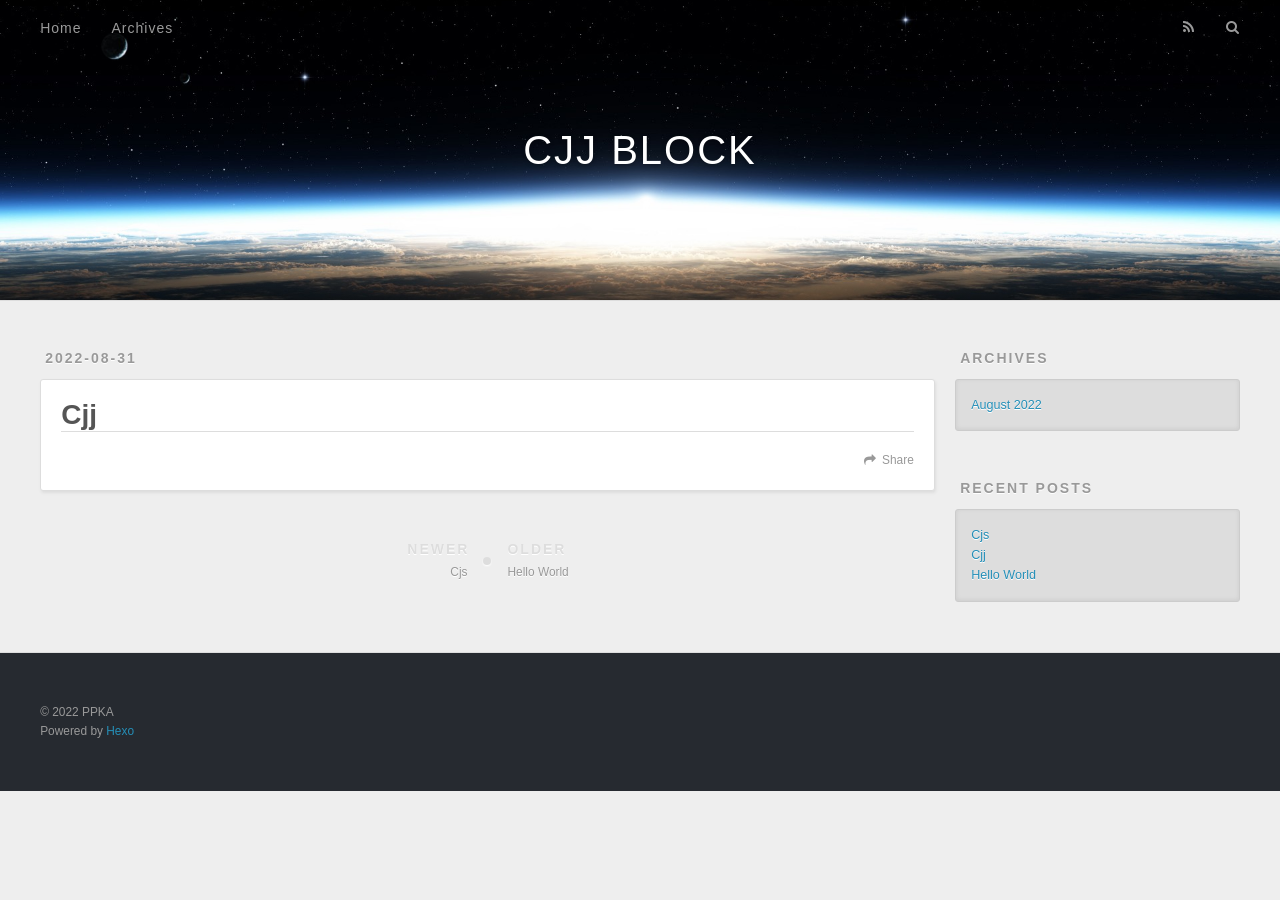
<file: 2022/08/31/Cjj/index.html>
<!DOCTYPE html>
<html>
<head>
  <meta charset="utf-8">
  

  
  <title>Cjj | CJJ BLOCK</title>
  <meta name="viewport" content="width=device-width, initial-scale=1, maximum-scale=1">
  <meta name="description" content="a simple and nascent block">
<meta property="og:type" content="article">
<meta property="og:title" content="Cjj">
<meta property="og:url" content="http://example.com/2022/08/31/Cjj/index.html">
<meta property="og:site_name" content="CJJ BLOCK">
<meta property="og:description" content="a simple and nascent block">
<meta property="og:locale" content="en_US">
<meta property="article:published_time" content="2022-08-31T01:23:01.000Z">
<meta property="article:modified_time" content="2022-08-31T01:23:01.690Z">
<meta property="article:author" content="PPKA">
<meta name="twitter:card" content="summary">
  
    <link rel="alternate" href="/atom.xml" title="CJJ BLOCK" type="application/atom+xml">
  
  
    <link rel="icon" href="/favicon.png">
  
  
    <link href="//fonts.googleapis.com/css?family=Source+Code+Pro" rel="stylesheet" type="text/css">
  
  
<link rel="stylesheet" href="/css/style.css">

<meta name="generator" content="Hexo 5.4.2"></head>

<body>
  <div id="container">
    <div id="wrap">
      <header id="header">
  <div id="banner"></div>
  <div id="header-outer" class="outer">
    <div id="header-title" class="inner">
      <h1 id="logo-wrap">
        <a href="/" id="logo">CJJ BLOCK</a>
      </h1>
      
    </div>
    <div id="header-inner" class="inner">
      <nav id="main-nav">
        <a id="main-nav-toggle" class="nav-icon"></a>
        
          <a class="main-nav-link" href="/">Home</a>
        
          <a class="main-nav-link" href="/archives">Archives</a>
        
      </nav>
      <nav id="sub-nav">
        
          <a id="nav-rss-link" class="nav-icon" href="/atom.xml" title="RSS Feed"></a>
        
        <a id="nav-search-btn" class="nav-icon" title="Search"></a>
      </nav>
      <div id="search-form-wrap">
        <form action="//google.com/search" method="get" accept-charset="UTF-8" class="search-form"><input type="search" name="q" class="search-form-input" placeholder="Search"><button type="submit" class="search-form-submit">&#xF002;</button><input type="hidden" name="sitesearch" value="http://example.com"></form>
      </div>
    </div>
  </div>
</header>
      <div class="outer">
        <section id="main"><article id="post-Cjj" class="article article-type-post" itemscope itemprop="blogPost">
  <div class="article-meta">
    <a href="/2022/08/31/Cjj/" class="article-date">
  <time datetime="2022-08-31T01:23:01.000Z" itemprop="datePublished">2022-08-31</time>
</a>
    
  </div>
  <div class="article-inner">
    
    
      <header class="article-header">
        
  
    <h1 class="article-title" itemprop="name">
      Cjj
    </h1>
  

      </header>
    
    <div class="article-entry" itemprop="articleBody">
      
        
      
    </div>
    <footer class="article-footer">
      <a data-url="http://example.com/2022/08/31/Cjj/" data-id="cl7gxploo0001f47qd7odago6" class="article-share-link">Share</a>
      
      
    </footer>
  </div>
  
    
<nav id="article-nav">
  
    <a href="/2022/08/31/Cjs/" id="article-nav-newer" class="article-nav-link-wrap">
      <strong class="article-nav-caption">Newer</strong>
      <div class="article-nav-title">
        
          Cjs
        
      </div>
    </a>
  
  
    <a href="/2022/08/30/hello-world/" id="article-nav-older" class="article-nav-link-wrap">
      <strong class="article-nav-caption">Older</strong>
      <div class="article-nav-title">Hello World</div>
    </a>
  
</nav>

  
</article>

</section>
        
          <aside id="sidebar">
  
    

  
    

  
    
  
    
  <div class="widget-wrap">
    <h3 class="widget-title">Archives</h3>
    <div class="widget">
      <ul class="archive-list"><li class="archive-list-item"><a class="archive-list-link" href="/archives/2022/08/">August 2022</a></li></ul>
    </div>
  </div>


  
    
  <div class="widget-wrap">
    <h3 class="widget-title">Recent Posts</h3>
    <div class="widget">
      <ul>
        
          <li>
            <a href="/2022/08/31/Cjs/">Cjs</a>
          </li>
        
          <li>
            <a href="/2022/08/31/Cjj/">Cjj</a>
          </li>
        
          <li>
            <a href="/2022/08/30/hello-world/">Hello World</a>
          </li>
        
      </ul>
    </div>
  </div>

  
</aside>
        
      </div>
      <footer id="footer">
  
  <div class="outer">
    <div id="footer-info" class="inner">
      &copy; 2022 PPKA<br>
      Powered by <a href="http://hexo.io/" target="_blank">Hexo</a>
    </div>
  </div>
</footer>
    </div>
    <nav id="mobile-nav">
  
    <a href="/" class="mobile-nav-link">Home</a>
  
    <a href="/archives" class="mobile-nav-link">Archives</a>
  
</nav>
    

<script src="//ajax.googleapis.com/ajax/libs/jquery/2.0.3/jquery.min.js"></script>


  
<link rel="stylesheet" href="/fancybox/jquery.fancybox.css">

  
<script src="/fancybox/jquery.fancybox.pack.js"></script>




<script src="/js/script.js"></script>




  </div>
</body>
</html>
</file>
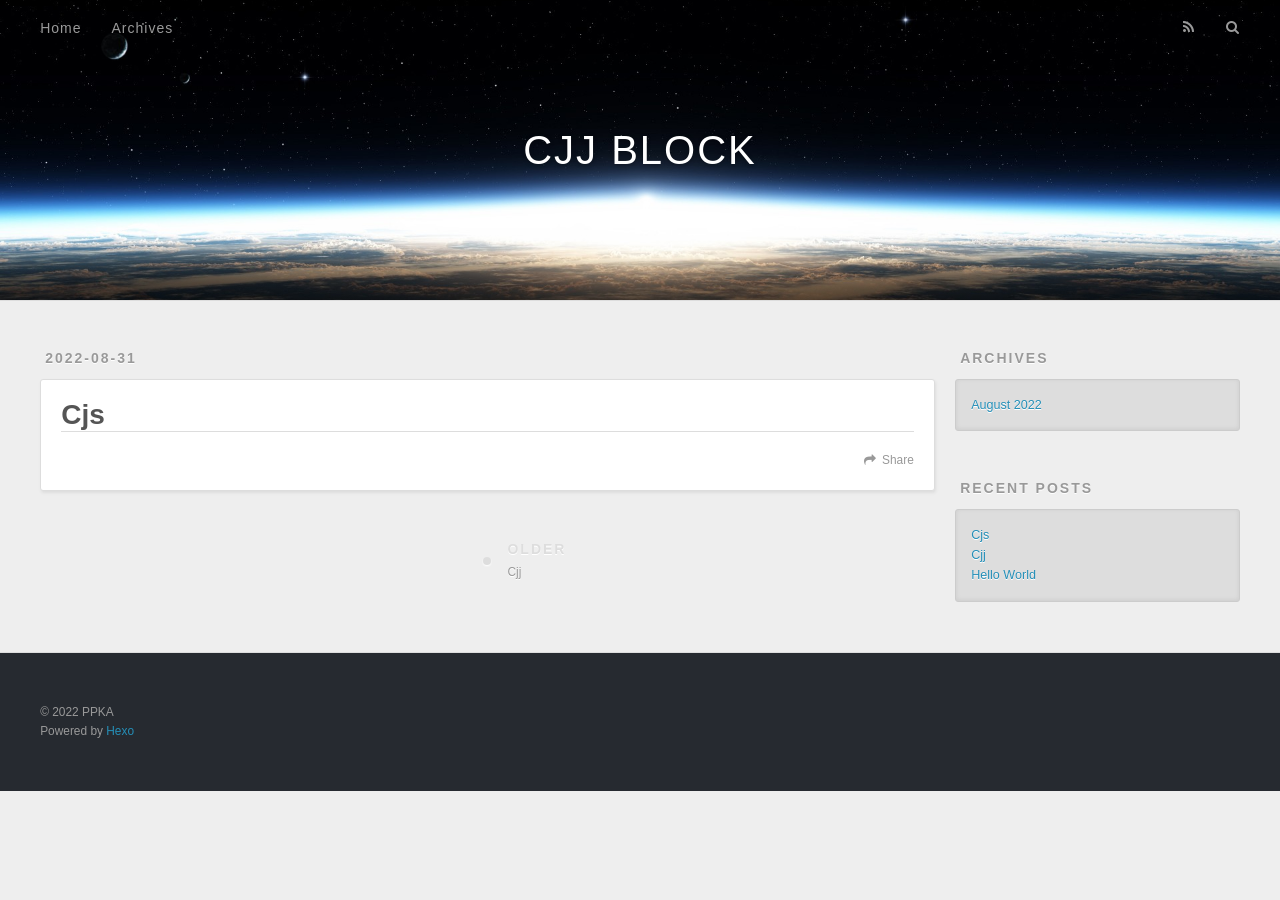
<file: 2022/08/31/Cjs/index.html>
<!DOCTYPE html>
<html>
<head>
  <meta charset="utf-8">
  

  
  <title>Cjs | CJJ BLOCK</title>
  <meta name="viewport" content="width=device-width, initial-scale=1, maximum-scale=1">
  <meta name="description" content="a simple and nascent block">
<meta property="og:type" content="article">
<meta property="og:title" content="Cjs">
<meta property="og:url" content="http://example.com/2022/08/31/Cjs/index.html">
<meta property="og:site_name" content="CJJ BLOCK">
<meta property="og:description" content="a simple and nascent block">
<meta property="og:locale" content="en_US">
<meta property="article:published_time" content="2022-08-31T01:23:07.000Z">
<meta property="article:modified_time" content="2022-08-31T01:23:07.607Z">
<meta property="article:author" content="PPKA">
<meta name="twitter:card" content="summary">
  
    <link rel="alternate" href="/atom.xml" title="CJJ BLOCK" type="application/atom+xml">
  
  
    <link rel="icon" href="/favicon.png">
  
  
    <link href="//fonts.googleapis.com/css?family=Source+Code+Pro" rel="stylesheet" type="text/css">
  
  
<link rel="stylesheet" href="/css/style.css">

<meta name="generator" content="Hexo 5.4.2"></head>

<body>
  <div id="container">
    <div id="wrap">
      <header id="header">
  <div id="banner"></div>
  <div id="header-outer" class="outer">
    <div id="header-title" class="inner">
      <h1 id="logo-wrap">
        <a href="/" id="logo">CJJ BLOCK</a>
      </h1>
      
    </div>
    <div id="header-inner" class="inner">
      <nav id="main-nav">
        <a id="main-nav-toggle" class="nav-icon"></a>
        
          <a class="main-nav-link" href="/">Home</a>
        
          <a class="main-nav-link" href="/archives">Archives</a>
        
      </nav>
      <nav id="sub-nav">
        
          <a id="nav-rss-link" class="nav-icon" href="/atom.xml" title="RSS Feed"></a>
        
        <a id="nav-search-btn" class="nav-icon" title="Search"></a>
      </nav>
      <div id="search-form-wrap">
        <form action="//google.com/search" method="get" accept-charset="UTF-8" class="search-form"><input type="search" name="q" class="search-form-input" placeholder="Search"><button type="submit" class="search-form-submit">&#xF002;</button><input type="hidden" name="sitesearch" value="http://example.com"></form>
      </div>
    </div>
  </div>
</header>
      <div class="outer">
        <section id="main"><article id="post-Cjs" class="article article-type-post" itemscope itemprop="blogPost">
  <div class="article-meta">
    <a href="/2022/08/31/Cjs/" class="article-date">
  <time datetime="2022-08-31T01:23:07.000Z" itemprop="datePublished">2022-08-31</time>
</a>
    
  </div>
  <div class="article-inner">
    
    
      <header class="article-header">
        
  
    <h1 class="article-title" itemprop="name">
      Cjs
    </h1>
  

      </header>
    
    <div class="article-entry" itemprop="articleBody">
      
        
      
    </div>
    <footer class="article-footer">
      <a data-url="http://example.com/2022/08/31/Cjs/" data-id="cl7gxploh0000f47q8qn82ce7" class="article-share-link">Share</a>
      
      
    </footer>
  </div>
  
    
<nav id="article-nav">
  
  
    <a href="/2022/08/31/Cjj/" id="article-nav-older" class="article-nav-link-wrap">
      <strong class="article-nav-caption">Older</strong>
      <div class="article-nav-title">Cjj</div>
    </a>
  
</nav>

  
</article>

</section>
        
          <aside id="sidebar">
  
    

  
    

  
    
  
    
  <div class="widget-wrap">
    <h3 class="widget-title">Archives</h3>
    <div class="widget">
      <ul class="archive-list"><li class="archive-list-item"><a class="archive-list-link" href="/archives/2022/08/">August 2022</a></li></ul>
    </div>
  </div>


  
    
  <div class="widget-wrap">
    <h3 class="widget-title">Recent Posts</h3>
    <div class="widget">
      <ul>
        
          <li>
            <a href="/2022/08/31/Cjs/">Cjs</a>
          </li>
        
          <li>
            <a href="/2022/08/31/Cjj/">Cjj</a>
          </li>
        
          <li>
            <a href="/2022/08/30/hello-world/">Hello World</a>
          </li>
        
      </ul>
    </div>
  </div>

  
</aside>
        
      </div>
      <footer id="footer">
  
  <div class="outer">
    <div id="footer-info" class="inner">
      &copy; 2022 PPKA<br>
      Powered by <a href="http://hexo.io/" target="_blank">Hexo</a>
    </div>
  </div>
</footer>
    </div>
    <nav id="mobile-nav">
  
    <a href="/" class="mobile-nav-link">Home</a>
  
    <a href="/archives" class="mobile-nav-link">Archives</a>
  
</nav>
    

<script src="//ajax.googleapis.com/ajax/libs/jquery/2.0.3/jquery.min.js"></script>


  
<link rel="stylesheet" href="/fancybox/jquery.fancybox.css">

  
<script src="/fancybox/jquery.fancybox.pack.js"></script>




<script src="/js/script.js"></script>




  </div>
</body>
</html>
</file>
<file: css/style.css>
body {
  width: 100%;
}
body:before,
body:after {
  content: "";
  display: table;
}
body:after {
  clear: both;
}
html,
body,
div,
span,
applet,
object,
iframe,
h1,
h2,
h3,
h4,
h5,
h6,
p,
blockquote,
pre,
a,
abbr,
acronym,
address,
big,
cite,
code,
del,
dfn,
em,
img,
ins,
kbd,
q,
s,
samp,
small,
strike,
strong,
sub,
sup,
tt,
var,
dl,
dt,
dd,
ol,
ul,
li,
fieldset,
form,
label,
legend,
table,
caption,
tbody,
tfoot,
thead,
tr,
th,
td {
  margin: 0;
  padding: 0;
  border: 0;
  outline: 0;
  font-weight: inherit;
  font-style: inherit;
  font-family: inherit;
  font-size: 100%;
  vertical-align: baseline;
}
body {
  line-height: 1;
  color: #000;
  background: #fff;
}
ol,
ul {
  list-style: none;
}
table {
  border-collapse: separate;
  border-spacing: 0;
  vertical-align: middle;
}
caption,
th,
td {
  text-align: left;
  font-weight: normal;
  vertical-align: middle;
}
a img {
  border: none;
}
input,
button {
  margin: 0;
  padding: 0;
}
input::-moz-focus-inner,
button::-moz-focus-inner {
  border: 0;
  padding: 0;
}
@font-face {
  font-family: FontAwesome;
  font-style: normal;
  font-weight: normal;
  src: url("fonts/fontawesome-webfont.eot?v=#4.0.3");
  src: url("fonts/fontawesome-webfont.eot?#iefix&v=#4.0.3") format("embedded-opentype"), url("fonts/fontawesome-webfont.woff?v=#4.0.3") format("woff"), url("fonts/fontawesome-webfont.ttf?v=#4.0.3") format("truetype"), url("fonts/fontawesome-webfont.svg#fontawesomeregular?v=#4.0.3") format("svg");
}
html,
body,
#container {
  height: 100%;
}
body {
  background: #eee;
  font: 14px -apple-system, BlinkMacSystemFont, "Segoe UI", "Roboto", "Oxygen", "Ubuntu", "Cantarell", "Fira Sans", "Droid Sans", "Helvetica Neue", sans-serif;
  -webkit-text-size-adjust: 100%;
}
.outer {
  max-width: 1220px;
  margin: 0 auto;
  padding: 0 20px;
}
.outer:before,
.outer:after {
  content: "";
  display: table;
}
.outer:after {
  clear: both;
}
.inner {
  display: inline;
  float: left;
  width: 98.33333333333333%;
  margin: 0 0.833333333333333%;
}
.left,
.alignleft {
  float: left;
}
.right,
.alignright {
  float: right;
}
.clear {
  clear: both;
}
#container {
  position: relative;
}
.mobile-nav-on {
  overflow: hidden;
}
#wrap {
  height: 100%;
  width: 100%;
  position: absolute;
  top: 0;
  left: 0;
  -webkit-transition: 0.2s ease-out;
  -moz-transition: 0.2s ease-out;
  -ms-transition: 0.2s ease-out;
  transition: 0.2s ease-out;
  z-index: 1;
  background: #eee;
}
.mobile-nav-on #wrap {
  left: 280px;
}
@media screen and (min-width: 768px) {
  #main {
    display: inline;
    float: left;
    width: 73.33333333333333%;
    margin: 0 0.833333333333333%;
  }
}
.article-date,
.article-category-link,
.archive-year,
.widget-title {
  text-decoration: none;
  text-transform: uppercase;
  letter-spacing: 2px;
  color: #999;
  margin-bottom: 1em;
  margin-left: 5px;
  line-height: 1em;
  text-shadow: 0 1px #fff;
  font-weight: bold;
}
.article-inner,
.archive-article-inner {
  background: #fff;
  -webkit-box-shadow: 1px 2px 3px #ddd;
  box-shadow: 1px 2px 3px #ddd;
  border: 1px solid #ddd;
  border-radius: 3px;
}
.article-entry h1,
.widget h1 {
  font-size: 2em;
}
.article-entry h2,
.widget h2 {
  font-size: 1.5em;
}
.article-entry h3,
.widget h3 {
  font-size: 1.3em;
}
.article-entry h4,
.widget h4 {
  font-size: 1.2em;
}
.article-entry h5,
.widget h5 {
  font-size: 1em;
}
.article-entry h6,
.widget h6 {
  font-size: 1em;
  color: #999;
}
.article-entry hr,
.widget hr {
  border: 1px dashed #ddd;
}
.article-entry strong,
.widget strong {
  font-weight: bold;
}
.article-entry em,
.widget em,
.article-entry cite,
.widget cite {
  font-style: italic;
}
.article-entry sup,
.widget sup,
.article-entry sub,
.widget sub {
  font-size: 0.75em;
  line-height: 0;
  position: relative;
  vertical-align: baseline;
}
.article-entry sup,
.widget sup {
  top: -0.5em;
}
.article-entry sub,
.widget sub {
  bottom: -0.2em;
}
.article-entry small,
.widget small {
  font-size: 0.85em;
}
.article-entry acronym,
.widget acronym,
.article-entry abbr,
.widget abbr {
  border-bottom: 1px dotted;
}
.article-entry ul,
.widget ul,
.article-entry ol,
.widget ol,
.article-entry dl,
.widget dl {
  margin: 0 20px;
  line-height: 1.6em;
}
.article-entry ul ul,
.widget ul ul,
.article-entry ol ul,
.widget ol ul,
.article-entry ul ol,
.widget ul ol,
.article-entry ol ol,
.widget ol ol {
  margin-top: 0;
  margin-bottom: 0;
}
.article-entry ul,
.widget ul {
  list-style: disc;
}
.article-entry ol,
.widget ol {
  list-style: decimal;
}
.article-entry dt,
.widget dt {
  font-weight: bold;
}
#header {
  height: 300px;
  position: relative;
  border-bottom: 1px solid #ddd;
}
#header:before,
#header:after {
  content: "";
  position: absolute;
  left: 0;
  right: 0;
  height: 40px;
}
#header:before {
  top: 0;
  background: -webkit-linear-gradient(rgba(0,0,0,0.2), transparent);
  background: -moz-linear-gradient(rgba(0,0,0,0.2), transparent);
  background: -ms-linear-gradient(rgba(0,0,0,0.2), transparent);
  background: linear-gradient(rgba(0,0,0,0.2), transparent);
}
#header:after {
  bottom: 0;
  background: -webkit-linear-gradient(transparent, rgba(0,0,0,0.2));
  background: -moz-linear-gradient(transparent, rgba(0,0,0,0.2));
  background: -ms-linear-gradient(transparent, rgba(0,0,0,0.2));
  background: linear-gradient(transparent, rgba(0,0,0,0.2));
}
#header-outer {
  height: 100%;
  position: relative;
}
#header-inner {
  position: relative;
  overflow: hidden;
}
#banner {
  position: absolute;
  top: 0;
  left: 0;
  width: 100%;
  height: 100%;
  background: url("images/banner.jpg") center #000;
  background-size: cover;
  z-index: -1;
}
#header-title {
  text-align: center;
  height: 40px;
  position: absolute;
  top: 50%;
  left: 0;
  margin-top: -20px;
}
#logo,
#subtitle {
  text-decoration: none;
  color: #fff;
  font-weight: 300;
  text-shadow: 0 1px 4px rgba(0,0,0,0.3);
}
#logo {
  font-size: 40px;
  line-height: 40px;
  letter-spacing: 2px;
}
#subtitle {
  font-size: 16px;
  line-height: 16px;
  letter-spacing: 1px;
}
#subtitle-wrap {
  margin-top: 16px;
}
#main-nav {
  float: left;
  margin-left: -15px;
}
.nav-icon,
.main-nav-link {
  float: left;
  color: #fff;
  opacity: 0.6;
  text-decoration: none;
  text-shadow: 0 1px rgba(0,0,0,0.2);
  -webkit-transition: opacity 0.2s;
  -moz-transition: opacity 0.2s;
  -ms-transition: opacity 0.2s;
  transition: opacity 0.2s;
  display: block;
  padding: 20px 15px;
}
.nav-icon:hover,
.main-nav-link:hover {
  opacity: 1;
}
.nav-icon {
  font-family: FontAwesome;
  text-align: center;
  font-size: 14px;
  width: 14px;
  height: 14px;
  padding: 20px 15px;
  position: relative;
  cursor: pointer;
}
.main-nav-link {
  font-weight: 300;
  letter-spacing: 1px;
}
@media screen and (max-width: 479px) {
  .main-nav-link {
    display: none;
  }
}
#main-nav-toggle {
  display: none;
}
#main-nav-toggle:before {
  content: "\f0c9";
}
@media screen and (max-width: 479px) {
  #main-nav-toggle {
    display: block;
  }
}
#sub-nav {
  float: right;
  margin-right: -15px;
}
#nav-rss-link:before {
  content: "\f09e";
}
#nav-search-btn:before {
  content: "\f002";
}
#search-form-wrap {
  position: absolute;
  top: 15px;
  width: 150px;
  height: 30px;
  right: -150px;
  opacity: 0;
  -webkit-transition: 0.2s ease-out;
  -moz-transition: 0.2s ease-out;
  -ms-transition: 0.2s ease-out;
  transition: 0.2s ease-out;
}
#search-form-wrap.on {
  opacity: 1;
  right: 0;
}
@media screen and (max-width: 479px) {
  #search-form-wrap {
    width: 100%;
    right: -100%;
  }
}
.search-form {
  position: absolute;
  top: 0;
  left: 0;
  right: 0;
  background: #fff;
  padding: 5px 15px;
  border-radius: 15px;
  -webkit-box-shadow: 0 0 10px rgba(0,0,0,0.3);
  box-shadow: 0 0 10px rgba(0,0,0,0.3);
}
.search-form-input {
  border: none;
  background: none;
  color: #555;
  width: 100%;
  font: 13px -apple-system, BlinkMacSystemFont, "Segoe UI", "Roboto", "Oxygen", "Ubuntu", "Cantarell", "Fira Sans", "Droid Sans", "Helvetica Neue", sans-serif;
  outline: none;
}
.search-form-input::-webkit-search-results-decoration,
.search-form-input::-webkit-search-cancel-button {
  -webkit-appearance: none;
}
.search-form-submit {
  position: absolute;
  top: 50%;
  right: 10px;
  margin-top: -7px;
  font: 13px FontAwesome;
  border: none;
  background: none;
  color: #bbb;
  cursor: pointer;
}
.search-form-submit:hover,
.search-form-submit:focus {
  color: #777;
}
.article {
  margin: 50px 0;
}
.article-inner {
  overflow: hidden;
}
.article-meta:before,
.article-meta:after {
  content: "";
  display: table;
}
.article-meta:after {
  clear: both;
}
.article-date {
  float: left;
}
.article-category {
  float: left;
  line-height: 1em;
  color: #ccc;
  text-shadow: 0 1px #fff;
  margin-left: 8px;
}
.article-category:before {
  content: "\2022";
}
.article-category-link {
  margin: 0 12px 1em;
}
.article-header {
  padding: 20px 20px 0;
}
.article-title {
  text-decoration: none;
  font-size: 2em;
  font-weight: bold;
  color: #555;
  line-height: 1.1em;
  -webkit-transition: color 0.2s;
  -moz-transition: color 0.2s;
  -ms-transition: color 0.2s;
  transition: color 0.2s;
}
a.article-title:hover {
  color: #258fb8;
}
.article-entry {
  color: #555;
  padding: 0 20px;
}
.article-entry:before,
.article-entry:after {
  content: "";
  display: table;
}
.article-entry:after {
  clear: both;
}
.article-entry p,
.article-entry table {
  line-height: 1.6em;
  margin: 1.6em 0;
}
.article-entry h1,
.article-entry h2,
.article-entry h3,
.article-entry h4,
.article-entry h5,
.article-entry h6 {
  font-weight: bold;
}
.article-entry h1,
.article-entry h2,
.article-entry h3,
.article-entry h4,
.article-entry h5,
.article-entry h6 {
  line-height: 1.1em;
  margin: 1.1em 0;
}
.article-entry a {
  color: #258fb8;
  text-decoration: none;
}
.article-entry a:hover {
  text-decoration: underline;
}
.article-entry ul,
.article-entry ol,
.article-entry dl {
  margin-top: 1.6em;
  margin-bottom: 1.6em;
}
.article-entry img,
.article-entry video {
  max-width: 100%;
  height: auto;
  display: block;
  margin: auto;
}
.article-entry iframe {
  border: none;
}
.article-entry table {
  width: 100%;
  border-collapse: collapse;
  border-spacing: 0;
}
.article-entry th {
  font-weight: bold;
  border-bottom: 3px solid #ddd;
  padding-bottom: 0.5em;
}
.article-entry td {
  border-bottom: 1px solid #ddd;
  padding: 10px 0;
}
.article-entry blockquote {
  font-family: Georgia, "Times New Roman", serif;
  font-size: 1.4em;
  margin: 1.6em 20px;
  text-align: center;
}
.article-entry blockquote footer {
  font-size: 14px;
  margin: 1.6em 0;
  font-family: -apple-system, BlinkMacSystemFont, "Segoe UI", "Roboto", "Oxygen", "Ubuntu", "Cantarell", "Fira Sans", "Droid Sans", "Helvetica Neue", sans-serif;
}
.article-entry blockquote footer cite:before {
  content: "—";
  padding: 0 0.5em;
}
.article-entry .pullquote {
  text-align: left;
  width: 45%;
  margin: 0;
}
.article-entry .pullquote.left {
  margin-left: 0.5em;
  margin-right: 1em;
}
.article-entry .pullquote.right {
  margin-right: 0.5em;
  margin-left: 1em;
}
.article-entry .caption {
  color: #999;
  display: block;
  font-size: 0.9em;
  margin-top: 0.5em;
  position: relative;
  text-align: center;
}
.article-entry .video-container {
  position: relative;
  padding-top: 56.25%;
  height: 0;
  overflow: hidden;
}
.article-entry .video-container iframe,
.article-entry .video-container object,
.article-entry .video-container embed {
  position: absolute;
  top: 0;
  left: 0;
  width: 100%;
  height: 100%;
  margin-top: 0;
}
.article-more-link a {
  display: inline-block;
  line-height: 1em;
  padding: 6px 15px;
  border-radius: 15px;
  background: #eee;
  color: #999;
  text-shadow: 0 1px #fff;
  text-decoration: none;
}
.article-more-link a:hover {
  background: #258fb8;
  color: #fff;
  text-decoration: none;
  text-shadow: 0 1px #1e7293;
}
.article-footer {
  font-size: 0.85em;
  line-height: 1.6em;
  border-top: 1px solid #ddd;
  padding-top: 1.6em;
  margin: 0 20px 20px;
}
.article-footer:before,
.article-footer:after {
  content: "";
  display: table;
}
.article-footer:after {
  clear: both;
}
.article-footer a {
  color: #999;
  text-decoration: none;
}
.article-footer a:hover {
  color: #555;
}
.article-tag-list-item {
  float: left;
  margin-right: 10px;
}
.article-tag-list-link:before {
  content: "#";
}
.article-comment-link {
  float: right;
}
.article-comment-link:before {
  content: "\f075";
  font-family: FontAwesome;
  padding-right: 8px;
}
.article-share-link {
  cursor: pointer;
  float: right;
  margin-left: 20px;
}
.article-share-link:before {
  content: "\f064";
  font-family: FontAwesome;
  padding-right: 6px;
}
#article-nav {
  position: relative;
}
#article-nav:before,
#article-nav:after {
  content: "";
  display: table;
}
#article-nav:after {
  clear: both;
}
@media screen and (min-width: 768px) {
  #article-nav {
    margin: 50px 0;
  }
  #article-nav:before {
    width: 8px;
    height: 8px;
    position: absolute;
    top: 50%;
    left: 50%;
    margin-top: -4px;
    margin-left: -4px;
    content: "";
    border-radius: 50%;
    background: #ddd;
    -webkit-box-shadow: 0 1px 2px #fff;
    box-shadow: 0 1px 2px #fff;
  }
}
.article-nav-link-wrap {
  text-decoration: none;
  text-shadow: 0 1px #fff;
  color: #999;
  -webkit-box-sizing: border-box;
  -moz-box-sizing: border-box;
  box-sizing: border-box;
  margin-top: 50px;
  text-align: center;
  display: block;
}
.article-nav-link-wrap:hover {
  color: #555;
}
@media screen and (min-width: 768px) {
  .article-nav-link-wrap {
    width: 50%;
    margin-top: 0;
  }
}
@media screen and (min-width: 768px) {
  #article-nav-newer {
    float: left;
    text-align: right;
    padding-right: 20px;
  }
}
@media screen and (min-width: 768px) {
  #article-nav-older {
    float: right;
    text-align: left;
    padding-left: 20px;
  }
}
.article-nav-caption {
  text-transform: uppercase;
  letter-spacing: 2px;
  color: #ddd;
  line-height: 1em;
  font-weight: bold;
}
#article-nav-newer .article-nav-caption {
  margin-right: -2px;
}
.article-nav-title {
  font-size: 0.85em;
  line-height: 1.6em;
  margin-top: 0.5em;
}
.article-share-box {
  position: absolute;
  display: none;
  background: #fff;
  -webkit-box-shadow: 1px 2px 10px rgba(0,0,0,0.2);
  box-shadow: 1px 2px 10px rgba(0,0,0,0.2);
  border-radius: 3px;
  margin-left: -145px;
  overflow: hidden;
  z-index: 1;
}
.article-share-box.on {
  display: block;
}
.article-share-input {
  width: 100%;
  background: none;
  -webkit-box-sizing: border-box;
  -moz-box-sizing: border-box;
  box-sizing: border-box;
  font: 14px -apple-system, BlinkMacSystemFont, "Segoe UI", "Roboto", "Oxygen", "Ubuntu", "Cantarell", "Fira Sans", "Droid Sans", "Helvetica Neue", sans-serif;
  padding: 0 15px;
  color: #555;
  outline: none;
  border: 1px solid #ddd;
  border-radius: 3px 3px 0 0;
  height: 36px;
  line-height: 36px;
}
.article-share-links {
  background: #eee;
}
.article-share-links:before,
.article-share-links:after {
  content: "";
  display: table;
}
.article-share-links:after {
  clear: both;
}
.article-share-twitter,
.article-share-facebook,
.article-share-pinterest,
.article-share-google {
  width: 50px;
  height: 36px;
  display: block;
  float: left;
  position: relative;
  color: #999;
  text-shadow: 0 1px #fff;
}
.article-share-twitter:before,
.article-share-facebook:before,
.article-share-pinterest:before,
.article-share-google:before {
  font-size: 20px;
  font-family: FontAwesome;
  width: 20px;
  height: 20px;
  position: absolute;
  top: 50%;
  left: 50%;
  margin-top: -10px;
  margin-left: -10px;
  text-align: center;
}
.article-share-twitter:hover,
.article-share-facebook:hover,
.article-share-pinterest:hover,
.article-share-google:hover {
  color: #fff;
}
.article-share-twitter:before {
  content: "\f099";
}
.article-share-twitter:hover {
  background: #00aced;
  text-shadow: 0 1px #008abe;
}
.article-share-facebook:before {
  content: "\f09a";
}
.article-share-facebook:hover {
  background: #3b5998;
  text-shadow: 0 1px #2f477a;
}
.article-share-pinterest:before {
  content: "\f0d2";
}
.article-share-pinterest:hover {
  background: #cb2027;
  text-shadow: 0 1px #a21a1f;
}
.article-share-google:before {
  content: "\f0d5";
}
.article-share-google:hover {
  background: #dd4b39;
  text-shadow: 0 1px #be3221;
}
.article-gallery {
  background: #000;
  position: relative;
}
.article-gallery-photos {
  position: relative;
  overflow: hidden;
}
.article-gallery-img {
  display: none;
  max-width: 100%;
}
.article-gallery-img:first-child {
  display: block;
}
.article-gallery-img.loaded {
  position: absolute;
  display: block;
}
.article-gallery-img img {
  display: block;
  max-width: 100%;
  margin: 0 auto;
}
#comments {
  background: #fff;
  -webkit-box-shadow: 1px 2px 3px #ddd;
  box-shadow: 1px 2px 3px #ddd;
  padding: 20px;
  border: 1px solid #ddd;
  border-radius: 3px;
  margin: 50px 0;
}
#comments a {
  color: #258fb8;
}
.archives-wrap {
  margin: 50px 0;
}
.archives:before,
.archives:after {
  content: "";
  display: table;
}
.archives:after {
  clear: both;
}
.archive-year-wrap {
  margin-bottom: 1em;
}
.archives {
  -webkit-column-gap: 10px;
  -moz-column-gap: 10px;
  column-gap: 10px;
}
@media screen and (min-width: 480px) and (max-width: 767px) {
  .archives {
    -webkit-column-count: 2;
    -moz-column-count: 2;
    column-count: 2;
  }
}
@media screen and (min-width: 768px) {
  .archives {
    -webkit-column-count: 3;
    -moz-column-count: 3;
    column-count: 3;
  }
}
.archive-article {
  -webkit-column-break-inside: avoid;
  page-break-inside: avoid;
  overflow: hidden;
  break-inside: avoid-column;
}
.archive-article-inner {
  padding: 10px;
  margin-bottom: 15px;
}
.archive-article-title {
  text-decoration: none;
  font-weight: bold;
  color: #555;
  -webkit-transition: color 0.2s;
  -moz-transition: color 0.2s;
  -ms-transition: color 0.2s;
  transition: color 0.2s;
  line-height: 1.6em;
}
.archive-article-title:hover {
  color: #258fb8;
}
.archive-article-footer {
  margin-top: 1em;
}
.archive-article-date {
  color: #999;
  text-decoration: none;
  font-size: 0.85em;
  line-height: 1em;
  margin-bottom: 0.5em;
  display: block;
}
#page-nav {
  margin: 50px auto;
  background: #fff;
  -webkit-box-shadow: 1px 2px 3px #ddd;
  box-shadow: 1px 2px 3px #ddd;
  border: 1px solid #ddd;
  border-radius: 3px;
  text-align: center;
  color: #999;
  overflow: hidden;
}
#page-nav:before,
#page-nav:after {
  content: "";
  display: table;
}
#page-nav:after {
  clear: both;
}
#page-nav a,
#page-nav span {
  padding: 10px 20px;
  line-height: 1;
  height: 2ex;
}
#page-nav a {
  color: #999;
  text-decoration: none;
}
#page-nav a:hover {
  background: #999;
  color: #fff;
}
#page-nav .prev {
  float: left;
}
#page-nav .next {
  float: right;
}
#page-nav .page-number {
  display: inline-block;
}
@media screen and (max-width: 479px) {
  #page-nav .page-number {
    display: none;
  }
}
#page-nav .current {
  color: #555;
  font-weight: bold;
}
#page-nav .space {
  color: #ddd;
}
#footer {
  background: #262a30;
  padding: 50px 0;
  border-top: 1px solid #ddd;
  color: #999;
}
#footer a {
  color: #258fb8;
  text-decoration: none;
}
#footer a:hover {
  text-decoration: underline;
}
#footer-info {
  line-height: 1.6em;
  font-size: 0.85em;
}
.article-entry pre,
.article-entry .highlight {
  background: #2d2d2d;
  margin: 0 -20px;
  padding: 15px 20px;
  border-style: solid;
  border-color: #ddd;
  border-width: 1px 0;
  overflow: auto;
  color: #ccc;
  line-height: 22.400000000000002px;
}
.article-entry .highlight .gutter pre,
.article-entry .gist .gist-file .gist-data .line-numbers {
  color: #666;
  font-size: 0.85em;
}
.article-entry pre,
.article-entry code {
  font-family: "Source Code Pro", Consolas, Monaco, Menlo, Consolas, monospace;
}
.article-entry code {
  background: #eee;
  text-shadow: 0 1px #fff;
  padding: 0 0.3em;
}
.article-entry pre code {
  background: none;
  text-shadow: none;
  padding: 0;
}
.article-entry .highlight pre {
  border: none;
  margin: 0;
  padding: 0;
}
.article-entry .highlight table {
  margin: 0;
  width: auto;
}
.article-entry .highlight td {
  border: none;
  padding: 0;
}
.article-entry .highlight figcaption {
  font-size: 0.85em;
  color: #999;
  line-height: 1em;
  margin-bottom: 1em;
}
.article-entry .highlight figcaption:before,
.article-entry .highlight figcaption:after {
  content: "";
  display: table;
}
.article-entry .highlight figcaption:after {
  clear: both;
}
.article-entry .highlight figcaption a {
  float: right;
}
.article-entry .highlight .gutter pre {
  text-align: right;
  padding-right: 20px;
}
.article-entry .highlight .line {
  height: 22.400000000000002px;
}
.article-entry .highlight .line.marked {
  background: #515151;
}
.article-entry .gist {
  margin: 0 -20px;
  border-style: solid;
  border-color: #ddd;
  border-width: 1px 0;
  background: #2d2d2d;
  padding: 15px 20px 15px 0;
}
.article-entry .gist .gist-file {
  border: none;
  font-family: "Source Code Pro", Consolas, Monaco, Menlo, Consolas, monospace;
  margin: 0;
}
.article-entry .gist .gist-file .gist-data {
  background: none;
  border: none;
}
.article-entry .gist .gist-file .gist-data .line-numbers {
  background: none;
  border: none;
  padding: 0 20px 0 0;
}
.article-entry .gist .gist-file .gist-data .line-data {
  padding: 0 !important;
}
.article-entry .gist .gist-file .highlight {
  margin: 0;
  padding: 0;
  border: none;
}
.article-entry .gist .gist-file .gist-meta {
  background: #2d2d2d;
  color: #999;
  font: 0.85em -apple-system, BlinkMacSystemFont, "Segoe UI", "Roboto", "Oxygen", "Ubuntu", "Cantarell", "Fira Sans", "Droid Sans", "Helvetica Neue", sans-serif;
  text-shadow: 0 0;
  padding: 0;
  margin-top: 1em;
  margin-left: 20px;
}
.article-entry .gist .gist-file .gist-meta a {
  color: #258fb8;
  font-weight: normal;
}
.article-entry .gist .gist-file .gist-meta a:hover {
  text-decoration: underline;
}
pre .comment,
pre .title {
  color: #999;
}
pre .variable,
pre .attribute,
pre .tag,
pre .regexp,
pre .ruby .constant,
pre .xml .tag .title,
pre .xml .pi,
pre .xml .doctype,
pre .html .doctype,
pre .css .id,
pre .css .class,
pre .css .pseudo {
  color: #f2777a;
}
pre .number,
pre .preprocessor,
pre .built_in,
pre .literal,
pre .params,
pre .constant {
  color: #f99157;
}
pre .class,
pre .ruby .class .title,
pre .css .rules .attribute {
  color: #9c9;
}
pre .string,
pre .value,
pre .inheritance,
pre .header,
pre .ruby .symbol,
pre .xml .cdata {
  color: #9c9;
}
pre .css .hexcolor {
  color: #6cc;
}
pre .function,
pre .python .decorator,
pre .python .title,
pre .ruby .function .title,
pre .ruby .title .keyword,
pre .perl .sub,
pre .javascript .title,
pre .coffeescript .title {
  color: #69c;
}
pre .keyword,
pre .javascript .function {
  color: #c9c;
}
@media screen and (max-width: 479px) {
  #mobile-nav {
    position: absolute;
    top: 0;
    left: 0;
    width: 280px;
    height: 100%;
    background: #191919;
    border-right: 1px solid #fff;
  }
}
@media screen and (max-width: 479px) {
  .mobile-nav-link {
    display: block;
    color: #999;
    text-decoration: none;
    padding: 15px 20px;
    font-weight: bold;
  }
  .mobile-nav-link:hover {
    color: #fff;
  }
}
@media screen and (min-width: 768px) {
  #sidebar {
    display: inline;
    float: left;
    width: 23.333333333333332%;
    margin: 0 0.833333333333333%;
  }
}
.widget-wrap {
  margin: 50px 0;
}
.widget {
  color: #777;
  text-shadow: 0 1px #fff;
  background: #ddd;
  -webkit-box-shadow: 0 -1px 4px #ccc inset;
  box-shadow: 0 -1px 4px #ccc inset;
  border: 1px solid #ccc;
  padding: 15px;
  border-radius: 3px;
}
.widget a {
  color: #258fb8;
  text-decoration: none;
}
.widget a:hover {
  text-decoration: underline;
}
.widget ul ul,
.widget ol ul,
.widget dl ul,
.widget ul ol,
.widget ol ol,
.widget dl ol,
.widget ul dl,
.widget ol dl,
.widget dl dl {
  margin-left: 15px;
  list-style: disc;
}
.widget {
  line-height: 1.6em;
  word-wrap: break-word;
  font-size: 0.9em;
}
.widget ul,
.widget ol {
  list-style: none;
  margin: 0;
}
.widget ul ul,
.widget ol ul,
.widget ul ol,
.widget ol ol {
  margin: 0 20px;
}
.widget ul ul,
.widget ol ul {
  list-style: disc;
}
.widget ul ol,
.widget ol ol {
  list-style: decimal;
}
.category-list-count,
.tag-list-count,
.archive-list-count {
  padding-left: 5px;
  color: #999;
  font-size: 0.85em;
}
.category-list-count:before,
.tag-list-count:before,
.archive-list-count:before {
  content: "(";
}
.category-list-count:after,
.tag-list-count:after,
.archive-list-count:after {
  content: ")";
}
.tagcloud a {
  margin-right: 5px;
  display: inline-block;
}
</file>
<file: css/main.css>
:root {
  --body-bg-color: #eee;
  --content-bg-color: #fff;
  --card-bg-color: #f5f5f5;
  --text-color: #555;
  --blockquote-color: #666;
  --link-color: #555;
  --link-hover-color: #222;
  --brand-color: #fff;
  --brand-hover-color: #fff;
  --table-row-odd-bg-color: #f9f9f9;
  --table-row-hover-bg-color: #f5f5f5;
  --menu-item-bg-color: #f5f5f5;
  --btn-default-bg: #fff;
  --btn-default-color: #555;
  --btn-default-border-color: #555;
  --btn-default-hover-bg: #222;
  --btn-default-hover-color: #fff;
  --btn-default-hover-border-color: #222;
}
html {
  line-height: 1.15; /* 1 */
  -webkit-text-size-adjust: 100%; /* 2 */
}
body {
  margin: 0;
}
main {
  display: block;
}
h1 {
  font-size: 2em;
  margin: 0.67em 0;
}
hr {
  box-sizing: content-box; /* 1 */
  height: 0; /* 1 */
  overflow: visible; /* 2 */
}
pre {
  font-family: monospace, monospace; /* 1 */
  font-size: 1em; /* 2 */
}
a {
  background: transparent;
}
abbr[title] {
  border-bottom: none; /* 1 */
  text-decoration: underline; /* 2 */
  text-decoration: underline dotted; /* 2 */
}
b,
strong {
  font-weight: bolder;
}
code,
kbd,
samp {
  font-family: monospace, monospace; /* 1 */
  font-size: 1em; /* 2 */
}
small {
  font-size: 80%;
}
sub,
sup {
  font-size: 75%;
  line-height: 0;
  position: relative;
  vertical-align: baseline;
}
sub {
  bottom: -0.25em;
}
sup {
  top: -0.5em;
}
img {
  border-style: none;
}
button,
input,
optgroup,
select,
textarea {
  font-family: inherit; /* 1 */
  font-size: 100%; /* 1 */
  line-height: 1.15; /* 1 */
  margin: 0; /* 2 */
}
button,
input {
/* 1 */
  overflow: visible;
}
button,
select {
/* 1 */
  text-transform: none;
}
button,
[type='button'],
[type='reset'],
[type='submit'] {
  -webkit-appearance: button;
}
button::-moz-focus-inner,
[type='button']::-moz-focus-inner,
[type='reset']::-moz-focus-inner,
[type='submit']::-moz-focus-inner {
  border-style: none;
  padding: 0;
}
button:-moz-focusring,
[type='button']:-moz-focusring,
[type='reset']:-moz-focusring,
[type='submit']:-moz-focusring {
  outline: 1px dotted ButtonText;
}
fieldset {
  padding: 0.35em 0.75em 0.625em;
}
legend {
  box-sizing: border-box; /* 1 */
  color: inherit; /* 2 */
  display: table; /* 1 */
  max-width: 100%; /* 1 */
  padding: 0; /* 3 */
  white-space: normal; /* 1 */
}
progress {
  vertical-align: baseline;
}
textarea {
  overflow: auto;
}
[type='checkbox'],
[type='radio'] {
  box-sizing: border-box; /* 1 */
  padding: 0; /* 2 */
}
[type='number']::-webkit-inner-spin-button,
[type='number']::-webkit-outer-spin-button {
  height: auto;
}
[type='search'] {
  outline-offset: -2px; /* 2 */
  -webkit-appearance: textfield; /* 1 */
}
[type='search']::-webkit-search-decoration {
  -webkit-appearance: none;
}
::-webkit-file-upload-button {
  font: inherit; /* 2 */
  -webkit-appearance: button; /* 1 */
}
details {
  display: block;
}
summary {
  display: list-item;
}
template {
  display: none;
}
[hidden] {
  display: none;
}
::selection {
  background: #262a30;
  color: #eee;
}
html,
body {
  height: 100%;
}
body {
  background: var(--body-bg-color);
  color: var(--text-color);
  font-family: 'Lato', "PingFang SC", "Microsoft YaHei", sans-serif;
  font-size: 1em;
  line-height: 2;
}
@media (max-width: 991px) {
  body {
    padding-left: 0 !important;
    padding-right: 0 !important;
  }
}
h1,
h2,
h3,
h4,
h5,
h6 {
  font-family: 'Lato', "PingFang SC", "Microsoft YaHei", sans-serif;
  font-weight: bold;
  line-height: 1.5;
  margin: 20px 0 15px;
}
h1 {
  font-size: 1.5em;
}
h2 {
  font-size: 1.375em;
}
h3 {
  font-size: 1.25em;
}
h4 {
  font-size: 1.125em;
}
h5 {
  font-size: 1em;
}
h6 {
  font-size: 0.875em;
}
p {
  margin: 0 0 20px 0;
}
a,
span.exturl {
  border-bottom: 1px solid #999;
  color: var(--link-color);
  outline: 0;
  text-decoration: none;
  overflow-wrap: break-word;
  word-wrap: break-word;
  cursor: pointer;
}
a:hover,
span.exturl:hover {
  border-bottom-color: var(--link-hover-color);
  color: var(--link-hover-color);
}
iframe,
img,
video {
  display: block;
  margin-left: auto;
  margin-right: auto;
  max-width: 100%;
}
hr {
  background-image: repeating-linear-gradient(-45deg, #ddd, #ddd 4px, transparent 4px, transparent 8px);
  border: 0;
  height: 3px;
  margin: 40px 0;
}
blockquote {
  border-left: 4px solid #ddd;
  color: var(--blockquote-color);
  margin: 0;
  padding: 0 15px;
}
blockquote cite::before {
  content: '-';
  padding: 0 5px;
}
dt {
  font-weight: bold;
}
dd {
  margin: 0;
  padding: 0;
}
kbd {
  background-color: #f5f5f5;
  background-image: linear-gradient(#eee, #fff, #eee);
  border: 1px solid #ccc;
  border-radius: 0.2em;
  box-shadow: 0.1em 0.1em 0.2em rgba(0,0,0,0.1);
  color: #555;
  font-family: inherit;
  padding: 0.1em 0.3em;
  white-space: nowrap;
}
.table-container {
  overflow: auto;
}
table {
  border-collapse: collapse;
  border-spacing: 0;
  font-size: 0.875em;
  margin: 0 0 20px 0;
  width: 100%;
}
tbody tr:nth-of-type(odd) {
  background: var(--table-row-odd-bg-color);
}
tbody tr:hover {
  background: var(--table-row-hover-bg-color);
}
caption,
th,
td {
  font-weight: normal;
  padding: 8px;
  vertical-align: middle;
}
th,
td {
  border: 1px solid #ddd;
  border-bottom: 3px solid #ddd;
}
th {
  font-weight: 700;
  padding-bottom: 10px;
}
td {
  border-bottom-width: 1px;
}
.btn {
  background: var(--btn-default-bg);
  border: 2px solid var(--btn-default-border-color);
  border-radius: 2px;
  color: var(--btn-default-color);
  display: inline-block;
  font-size: 0.875em;
  line-height: 2;
  padding: 0 20px;
  text-decoration: none;
  transition-property: background-color;
  transition-delay: 0s;
  transition-duration: 0.2s;
  transition-timing-function: ease-in-out;
}
.btn:hover {
  background: var(--btn-default-hover-bg);
  border-color: var(--btn-default-hover-border-color);
  color: var(--btn-default-hover-color);
}
.btn + .btn {
  margin: 0 0 8px 8px;
}
.btn .fa-fw {
  text-align: left;
  width: 1.285714285714286em;
}
.toggle {
  line-height: 0;
}
.toggle .toggle-line {
  background: #fff;
  display: inline-block;
  height: 2px;
  left: 0;
  position: relative;
  top: 0;
  transition: all 0.4s;
  vertical-align: top;
  width: 100%;
}
.toggle .toggle-line:not(:first-child) {
  margin-top: 3px;
}
.toggle.toggle-arrow .toggle-line-first {
  left: 50%;
  top: 2px;
  transform: rotate(45deg);
  width: 50%;
}
.toggle.toggle-arrow .toggle-line-middle {
  left: 2px;
  width: 90%;
}
.toggle.toggle-arrow .toggle-line-last {
  left: 50%;
  top: -2px;
  transform: rotate(-45deg);
  width: 50%;
}
.toggle.toggle-close .toggle-line-first {
  transform: rotate(-45deg);
  top: 5px;
}
.toggle.toggle-close .toggle-line-middle {
  opacity: 0;
}
.toggle.toggle-close .toggle-line-last {
  transform: rotate(45deg);
  top: -5px;
}
.highlight,
pre {
  background: #f7f7f7;
  color: #4d4d4c;
  line-height: 1.6;
  margin: 0 auto 20px;
}
pre,
code {
  font-family: consolas, Menlo, monospace, "PingFang SC", "Microsoft YaHei";
}
code {
  background: #eee;
  border-radius: 3px;
  color: #555;
  padding: 2px 4px;
  overflow-wrap: break-word;
  word-wrap: break-word;
}
.highlight *::selection {
  background: #d6d6d6;
}
.highlight pre {
  border: 0;
  margin: 0;
  padding: 10px 0;
}
.highlight table {
  border: 0;
  margin: 0;
  width: auto;
}
.highlight td {
  border: 0;
  padding: 0;
}
.highlight figcaption {
  background: #eff2f3;
  color: #4d4d4c;
  display: flex;
  font-size: 0.875em;
  justify-content: space-between;
  line-height: 1.2;
  padding: 0.5em;
}
.highlight figcaption a {
  color: #4d4d4c;
}
.highlight figcaption a:hover {
  border-bottom-color: #4d4d4c;
}
.highlight .gutter {
  -moz-user-select: none;
  -ms-user-select: none;
  -webkit-user-select: none;
  user-select: none;
}
.highlight .gutter pre {
  background: #eff2f3;
  color: #869194;
  padding-left: 10px;
  padding-right: 10px;
  text-align: right;
}
.highlight .code pre {
  background: #f7f7f7;
  padding-left: 10px;
  width: 100%;
}
.gist table {
  width: auto;
}
.gist table td {
  border: 0;
}
pre {
  overflow: auto;
  padding: 10px;
}
pre code {
  background: none;
  color: #4d4d4c;
  font-size: 0.875em;
  padding: 0;
  text-shadow: none;
}
pre .deletion {
  background: #fdd;
}
pre .addition {
  background: #dfd;
}
pre .meta {
  color: #eab700;
  -moz-user-select: none;
  -ms-user-select: none;
  -webkit-user-select: none;
  user-select: none;
}
pre .comment {
  color: #8e908c;
}
pre .variable,
pre .attribute,
pre .tag,
pre .name,
pre .regexp,
pre .ruby .constant,
pre .xml .tag .title,
pre .xml .pi,
pre .xml .doctype,
pre .html .doctype,
pre .css .id,
pre .css .class,
pre .css .pseudo {
  color: #c82829;
}
pre .number,
pre .preprocessor,
pre .built_in,
pre .builtin-name,
pre .literal,
pre .params,
pre .constant,
pre .command {
  color: #f5871f;
}
pre .ruby .class .title,
pre .css .rules .attribute,
pre .string,
pre .symbol,
pre .value,
pre .inheritance,
pre .header,
pre .ruby .symbol,
pre .xml .cdata,
pre .special,
pre .formula {
  color: #718c00;
}
pre .title,
pre .css .hexcolor {
  color: #3e999f;
}
pre .function,
pre .python .decorator,
pre .python .title,
pre .ruby .function .title,
pre .ruby .title .keyword,
pre .perl .sub,
pre .javascript .title,
pre .coffeescript .title {
  color: #4271ae;
}
pre .keyword,
pre .javascript .function {
  color: #8959a8;
}
.blockquote-center {
  border-left: none;
  margin: 40px 0;
  padding: 0;
  position: relative;
  text-align: center;
}
.blockquote-center .fa {
  display: block;
  opacity: 0.6;
  position: absolute;
  width: 100%;
}
.blockquote-center .fa-quote-left {
  border-top: 1px solid #ccc;
  text-align: left;
  top: -20px;
}
.blockquote-center .fa-quote-right {
  border-bottom: 1px solid #ccc;
  text-align: right;
  bottom: -20px;
}
.blockquote-center p,
.blockquote-center div {
  text-align: center;
}
.post-body .group-picture img {
  margin: 0 auto;
  padding: 0 3px;
}
.group-picture-row {
  margin-bottom: 6px;
  overflow: hidden;
}
.group-picture-column {
  float: left;
  margin-bottom: 10px;
}
.post-body .label {
  color: #555;
  display: inline;
  padding: 0 2px;
}
.post-body .label.default {
  background: #f0f0f0;
}
.post-body .label.primary {
  background: #efe6f7;
}
.post-body .label.info {
  background: #e5f2f8;
}
.post-body .label.success {
  background: #e7f4e9;
}
.post-body .label.warning {
  background: #fcf6e1;
}
.post-body .label.danger {
  background: #fae8eb;
}
.post-body .tabs {
  margin-bottom: 20px;
}
.post-body .tabs,
.tabs-comment {
  display: block;
  padding-top: 10px;
  position: relative;
}
.post-body .tabs ul.nav-tabs,
.tabs-comment ul.nav-tabs {
  display: flex;
  flex-wrap: wrap;
  margin: 0;
  margin-bottom: -1px;
  padding: 0;
}
@media (max-width: 413px) {
  .post-body .tabs ul.nav-tabs,
  .tabs-comment ul.nav-tabs {
    display: block;
    margin-bottom: 5px;
  }
}
.post-body .tabs ul.nav-tabs li.tab,
.tabs-comment ul.nav-tabs li.tab {
  border-bottom: 1px solid #ddd;
  border-left: 1px solid transparent;
  border-right: 1px solid transparent;
  border-top: 3px solid transparent;
  flex-grow: 1;
  list-style-type: none;
  border-radius: 0 0 0 0;
}
@media (max-width: 413px) {
  .post-body .tabs ul.nav-tabs li.tab,
  .tabs-comment ul.nav-tabs li.tab {
    border-bottom: 1px solid transparent;
    border-left: 3px solid transparent;
    border-right: 1px solid transparent;
    border-top: 1px solid transparent;
  }
}
@media (max-width: 413px) {
  .post-body .tabs ul.nav-tabs li.tab,
  .tabs-comment ul.nav-tabs li.tab {
    border-radius: 0;
  }
}
.post-body .tabs ul.nav-tabs li.tab a,
.tabs-comment ul.nav-tabs li.tab a {
  border-bottom: initial;
  display: block;
  line-height: 1.8;
  outline: 0;
  padding: 0.25em 0.75em;
  text-align: center;
  transition-delay: 0s;
  transition-duration: 0.2s;
  transition-timing-function: ease-out;
}
.post-body .tabs ul.nav-tabs li.tab a i,
.tabs-comment ul.nav-tabs li.tab a i {
  width: 1.285714285714286em;
}
.post-body .tabs ul.nav-tabs li.tab.active,
.tabs-comment ul.nav-tabs li.tab.active {
  border-bottom: 1px solid transparent;
  border-left: 1px solid #ddd;
  border-right: 1px solid #ddd;
  border-top: 3px solid #fc6423;
}
@media (max-width: 413px) {
  .post-body .tabs ul.nav-tabs li.tab.active,
  .tabs-comment ul.nav-tabs li.tab.active {
    border-bottom: 1px solid #ddd;
    border-left: 3px solid #fc6423;
    border-right: 1px solid #ddd;
    border-top: 1px solid #ddd;
  }
}
.post-body .tabs ul.nav-tabs li.tab.active a,
.tabs-comment ul.nav-tabs li.tab.active a {
  color: var(--link-color);
  cursor: default;
}
.post-body .tabs .tab-content .tab-pane,
.tabs-comment .tab-content .tab-pane {
  border: 1px solid #ddd;
  border-top: 0;
  padding: 20px 20px 0 20px;
  border-radius: 0;
}
.post-body .tabs .tab-content .tab-pane:not(.active),
.tabs-comment .tab-content .tab-pane:not(.active) {
  display: none;
}
.post-body .tabs .tab-content .tab-pane.active,
.tabs-comment .tab-content .tab-pane.active {
  display: block;
}
.post-body .tabs .tab-content .tab-pane.active:nth-of-type(1),
.tabs-comment .tab-content .tab-pane.active:nth-of-type(1) {
  border-radius: 0 0 0 0;
}
@media (max-width: 413px) {
  .post-body .tabs .tab-content .tab-pane.active:nth-of-type(1),
  .tabs-comment .tab-content .tab-pane.active:nth-of-type(1) {
    border-radius: 0;
  }
}
.post-body .note {
  border-radius: 3px;
  margin-bottom: 20px;
  padding: 1em;
  position: relative;
  border: 1px solid #eee;
  border-left-width: 5px;
}
.post-body .note h2,
.post-body .note h3,
.post-body .note h4,
.post-body .note h5,
.post-body .note h6 {
  margin-top: 0;
  border-bottom: initial;
  margin-bottom: 0;
  padding-top: 0;
}
.post-body .note p:first-child,
.post-body .note ul:first-child,
.post-body .note ol:first-child,
.post-body .note table:first-child,
.post-body .note pre:first-child,
.post-body .note blockquote:first-child,
.post-body .note img:first-child {
  margin-top: 0;
}
.post-body .note p:last-child,
.post-body .note ul:last-child,
.post-body .note ol:last-child,
.post-body .note table:last-child,
.post-body .note pre:last-child,
.post-body .note blockquote:last-child,
.post-body .note img:last-child {
  margin-bottom: 0;
}
.post-body .note.default {
  border-left-color: #777;
}
.post-body .note.default h2,
.post-body .note.default h3,
.post-body .note.default h4,
.post-body .note.default h5,
.post-body .note.default h6 {
  color: #777;
}
.post-body .note.primary {
  border-left-color: #6f42c1;
}
.post-body .note.primary h2,
.post-body .note.primary h3,
.post-body .note.primary h4,
.post-body .note.primary h5,
.post-body .note.primary h6 {
  color: #6f42c1;
}
.post-body .note.info {
  border-left-color: #428bca;
}
.post-body .note.info h2,
.post-body .note.info h3,
.post-body .note.info h4,
.post-body .note.info h5,
.post-body .note.info h6 {
  color: #428bca;
}
.post-body .note.success {
  border-left-color: #5cb85c;
}
.post-body .note.success h2,
.post-body .note.success h3,
.post-body .note.success h4,
.post-body .note.success h5,
.post-body .note.success h6 {
  color: #5cb85c;
}
.post-body .note.warning {
  border-left-color: #f0ad4e;
}
.post-body .note.warning h2,
.post-body .note.warning h3,
.post-body .note.warning h4,
.post-body .note.warning h5,
.post-body .note.warning h6 {
  color: #f0ad4e;
}
.post-body .note.danger {
  border-left-color: #d9534f;
}
.post-body .note.danger h2,
.post-body .note.danger h3,
.post-body .note.danger h4,
.post-body .note.danger h5,
.post-body .note.danger h6 {
  color: #d9534f;
}
.pagination .prev,
.pagination .next,
.pagination .page-number,
.pagination .space {
  display: inline-block;
  margin: 0 10px;
  padding: 0 11px;
  position: relative;
  top: -1px;
}
@media (max-width: 767px) {
  .pagination .prev,
  .pagination .next,
  .pagination .page-number,
  .pagination .space {
    margin: 0 5px;
  }
}
.pagination {
  border-top: 1px solid #eee;
  margin: 120px 0 0;
  text-align: center;
}
.pagination .prev,
.pagination .next,
.pagination .page-number {
  border-bottom: 0;
  border-top: 1px solid #eee;
  transition-property: border-color;
  transition-delay: 0s;
  transition-duration: 0.2s;
  transition-timing-function: ease-in-out;
}
.pagination .prev:hover,
.pagination .next:hover,
.pagination .page-number:hover {
  border-top-color: #222;
}
.pagination .space {
  margin: 0;
  padding: 0;
}
.pagination .prev {
  margin-left: 0;
}
.pagination .next {
  margin-right: 0;
}
.pagination .page-number.current {
  background: #ccc;
  border-top-color: #ccc;
  color: #fff;
}
@media (max-width: 767px) {
  .pagination {
    border-top: none;
  }
  .pagination .prev,
  .pagination .next,
  .pagination .page-number {
    border-bottom: 1px solid #eee;
    border-top: 0;
    margin-bottom: 10px;
    padding: 0 10px;
  }
  .pagination .prev:hover,
  .pagination .next:hover,
  .pagination .page-number:hover {
    border-bottom-color: #222;
  }
}
.comments {
  margin-top: 60px;
  overflow: hidden;
}
.comment-button-group {
  display: flex;
  flex-wrap: wrap-reverse;
  justify-content: center;
  margin: 1em 0;
}
.comment-button-group .comment-button {
  margin: 0.1em 0.2em;
}
.comment-button-group .comment-button.active {
  background: var(--btn-default-hover-bg);
  border-color: var(--btn-default-hover-border-color);
  color: var(--btn-default-hover-color);
}
.comment-position {
  display: none;
}
.comment-position.active {
  display: block;
}
.tabs-comment {
  background: var(--content-bg-color);
  margin-top: 4em;
  padding-top: 0;
}
.tabs-comment .comments {
  border: 0;
  box-shadow: none;
  margin-top: 0;
  padding-top: 0;
}
.container {
  min-height: 100%;
  position: relative;
}
.main-inner {
  margin: 0 auto;
  width: calc(100% - 20px);
}
@media (min-width: 1200px) {
  .main-inner {
    width: 1160px;
  }
}
@media (min-width: 1600px) {
  .main-inner {
    width: 73%;
  }
}
@media (max-width: 767px) {
  .content-wrap {
    padding: 0 20px;
  }
}
.header {
  background: transparent;
}
.header-inner {
  margin: 0 auto;
  width: calc(100% - 20px);
}
@media (min-width: 1200px) {
  .header-inner {
    width: 1160px;
  }
}
@media (min-width: 1600px) {
  .header-inner {
    width: 73%;
  }
}
.site-brand-container {
  display: flex;
  flex-shrink: 0;
  padding: 0 10px;
}
.headband {
  background: #222;
  height: 3px;
}
.site-meta {
  flex-grow: 1;
  text-align: center;
}
@media (max-width: 767px) {
  .site-meta {
    text-align: center;
  }
}
.brand {
  border-bottom: none;
  color: var(--brand-color);
  display: inline-block;
  line-height: 1.375em;
  padding: 0 40px;
  position: relative;
}
.brand:hover {
  color: var(--brand-hover-color);
}
.site-title {
  font-family: 'Lato', "PingFang SC", "Microsoft YaHei", sans-serif;
  font-size: 1.375em;
  font-weight: normal;
  margin: 0;
}
.site-subtitle {
  color: #ddd;
  font-size: 0.8125em;
  margin: 10px 0;
}
.use-motion .brand {
  opacity: 0;
}
.use-motion .site-title,
.use-motion .site-subtitle,
.use-motion .custom-logo-image {
  opacity: 0;
  position: relative;
  top: -10px;
}
.site-nav-toggle,
.site-nav-right {
  display: none;
}
@media (max-width: 767px) {
  .site-nav-toggle,
  .site-nav-right {
    display: flex;
    flex-direction: column;
    justify-content: center;
  }
}
.site-nav-toggle .toggle,
.site-nav-right .toggle {
  color: var(--text-color);
  padding: 10px;
  width: 22px;
}
.site-nav-toggle .toggle .toggle-line,
.site-nav-right .toggle .toggle-line {
  background: var(--text-color);
  border-radius: 1px;
}
.site-nav {
  display: block;
}
@media (max-width: 767px) {
  .site-nav {
    clear: both;
    display: none;
  }
}
.site-nav.site-nav-on {
  display: block;
}
.menu {
  margin-top: 20px;
  padding-left: 0;
  text-align: center;
}
.menu-item {
  display: inline-block;
  list-style: none;
  margin: 0 10px;
}
@media (max-width: 767px) {
  .menu-item {
    display: block;
    margin-top: 10px;
  }
  .menu-item.menu-item-search {
    display: none;
  }
}
.menu-item a,
.menu-item span.exturl {
  border-bottom: 0;
  display: block;
  font-size: 0.8125em;
  transition-property: border-color;
  transition-delay: 0s;
  transition-duration: 0.2s;
  transition-timing-function: ease-in-out;
}
@media (hover: none) {
  .menu-item a:hover,
  .menu-item span.exturl:hover {
    border-bottom-color: transparent !important;
  }
}
.menu-item .fa,
.menu-item .fab,
.menu-item .far,
.menu-item .fas {
  margin-right: 8px;
}
.menu-item .badge {
  display: inline-block;
  font-weight: bold;
  line-height: 1;
  margin-left: 0.35em;
  margin-top: 0.35em;
  text-align: center;
  white-space: nowrap;
}
@media (max-width: 767px) {
  .menu-item .badge {
    float: right;
    margin-left: 0;
  }
}
.menu-item-active a,
.menu .menu-item a:hover,
.menu .menu-item span.exturl:hover {
  background: var(--menu-item-bg-color);
}
.use-motion .menu-item {
  opacity: 0;
}
.sidebar {
  background: #222;
  bottom: 0;
  box-shadow: inset 0 2px 6px #000;
  position: fixed;
  top: 0;
}
@media (max-width: 991px) {
  .sidebar {
    display: none;
  }
}
.sidebar-inner {
  color: #999;
  padding: 18px 10px;
  text-align: center;
}
.cc-license {
  margin-top: 10px;
  text-align: center;
}
.cc-license .cc-opacity {
  border-bottom: none;
  opacity: 0.7;
}
.cc-license .cc-opacity:hover {
  opacity: 0.9;
}
.cc-license img {
  display: inline-block;
}
.site-author-image {
  border: 1px solid #eee;
  display: block;
  margin: 0 auto;
  max-width: 120px;
  padding: 2px;
}
.site-author-name {
  color: var(--text-color);
  font-weight: 600;
  margin: 0;
  text-align: center;
}
.site-description {
  color: #999;
  font-size: 0.8125em;
  margin-top: 0;
  text-align: center;
}
.links-of-author {
  margin-top: 15px;
}
.links-of-author a,
.links-of-author span.exturl {
  border-bottom-color: #555;
  display: inline-block;
  font-size: 0.8125em;
  margin-bottom: 10px;
  margin-right: 10px;
  vertical-align: middle;
}
.links-of-author a::before,
.links-of-author span.exturl::before {
  background: #2087ff;
  border-radius: 50%;
  content: ' ';
  display: inline-block;
  height: 4px;
  margin-right: 3px;
  vertical-align: middle;
  width: 4px;
}
.sidebar-button {
  margin-top: 15px;
}
.sidebar-button a {
  border: 1px solid #fc6423;
  border-radius: 4px;
  color: #fc6423;
  display: inline-block;
  padding: 0 15px;
}
.sidebar-button a .fa,
.sidebar-button a .fab,
.sidebar-button a .far,
.sidebar-button a .fas {
  margin-right: 5px;
}
.sidebar-button a:hover {
  background: #fc6423;
  border: 1px solid #fc6423;
  color: #fff;
}
.sidebar-button a:hover .fa,
.sidebar-button a:hover .fab,
.sidebar-button a:hover .far,
.sidebar-button a:hover .fas {
  color: #fff;
}
.links-of-blogroll {
  font-size: 0.8125em;
  margin-top: 10px;
}
.links-of-blogroll-title {
  font-size: 0.875em;
  font-weight: 600;
  margin-top: 0;
}
.links-of-blogroll-list {
  list-style: none;
  margin: 0;
  padding: 0;
}
#sidebar-dimmer {
  display: none;
}
@media (max-width: 767px) {
  #sidebar-dimmer {
    background: #000;
    display: block;
    height: 100%;
    left: 100%;
    opacity: 0;
    position: fixed;
    top: 0;
    width: 100%;
    z-index: 1100;
  }
  .sidebar-active + #sidebar-dimmer {
    opacity: 0.7;
    transform: translateX(-100%);
    transition: opacity 0.5s;
  }
}
.sidebar-nav {
  margin: 0;
  padding-bottom: 20px;
  padding-left: 0;
}
.sidebar-nav li {
  border-bottom: 1px solid transparent;
  color: var(--text-color);
  cursor: pointer;
  display: inline-block;
  font-size: 0.875em;
}
.sidebar-nav li.sidebar-nav-overview {
  margin-left: 10px;
}
.sidebar-nav li:hover {
  color: #fc6423;
}
.sidebar-nav .sidebar-nav-active {
  border-bottom-color: #fc6423;
  color: #fc6423;
}
.sidebar-nav .sidebar-nav-active:hover {
  color: #fc6423;
}
.sidebar-panel {
  display: none;
  overflow-x: hidden;
  overflow-y: auto;
}
.sidebar-panel-active {
  display: block;
}
.sidebar-toggle {
  background: #222;
  bottom: 45px;
  cursor: pointer;
  height: 14px;
  left: 30px;
  padding: 5px;
  position: fixed;
  width: 14px;
  z-index: 1300;
}
@media (max-width: 991px) {
  .sidebar-toggle {
    left: 20px;
    opacity: 0.8;
    display: none;
  }
}
.sidebar-toggle:hover .toggle-line {
  background: #fc6423;
}
.post-toc {
  font-size: 0.875em;
}
.post-toc ol {
  list-style: none;
  margin: 0;
  padding: 0 2px 5px 10px;
  text-align: left;
}
.post-toc ol > ol {
  padding-left: 0;
}
.post-toc ol a {
  transition-property: all;
  transition-delay: 0s;
  transition-duration: 0.2s;
  transition-timing-function: ease-in-out;
}
.post-toc .nav-item {
  line-height: 1.8;
  overflow: hidden;
  text-overflow: ellipsis;
  white-space: nowrap;
}
.post-toc .nav .nav-child {
  display: none;
}
.post-toc .nav .active > .nav-child {
  display: block;
}
.post-toc .nav .active-current > .nav-child {
  display: block;
}
.post-toc .nav .active-current > .nav-child > .nav-item {
  display: block;
}
.post-toc .nav .active > a {
  border-bottom-color: #fc6423;
  color: #fc6423;
}
.post-toc .nav .active-current > a {
  color: #fc6423;
}
.post-toc .nav .active-current > a:hover {
  color: #fc6423;
}
.site-state {
  display: flex;
  justify-content: center;
  line-height: 1.4;
  margin-top: 10px;
  overflow: hidden;
  text-align: center;
  white-space: nowrap;
}
.site-state-item {
  padding: 0 15px;
}
.site-state-item:not(:first-child) {
  border-left: 1px solid #eee;
}
.site-state-item a {
  border-bottom: none;
}
.site-state-item-count {
  display: block;
  font-size: 1em;
  font-weight: 600;
  text-align: center;
}
.site-state-item-name {
  color: #999;
  font-size: 0.8125em;
}
.footer {
  color: #999;
  font-size: 0.875em;
  padding: 20px 0;
}
.footer.footer-fixed {
  bottom: 0;
  left: 0;
  position: absolute;
  right: 0;
}
.footer-inner {
  box-sizing: border-box;
  margin: 0 auto;
  text-align: center;
  width: calc(100% - 20px);
}
@media (min-width: 1200px) {
  .footer-inner {
    width: 1160px;
  }
}
@media (min-width: 1600px) {
  .footer-inner {
    width: 73%;
  }
}
.languages {
  display: inline-block;
  font-size: 1.125em;
  position: relative;
}
.languages .lang-select-label span {
  margin: 0 0.5em;
}
.languages .lang-select {
  height: 100%;
  left: 0;
  opacity: 0;
  position: absolute;
  top: 0;
  width: 100%;
}
.with-love {
  color: #ff0000;
  display: inline-block;
  margin: 0 5px;
}
.powered-by,
.theme-info {
  display: inline-block;
}
@-moz-keyframes iconAnimate {
  0%, 100% {
    transform: scale(1);
  }
  10%, 30% {
    transform: scale(0.9);
  }
  20%, 40%, 60%, 80% {
    transform: scale(1.1);
  }
  50%, 70% {
    transform: scale(1.1);
  }
}
@-webkit-keyframes iconAnimate {
  0%, 100% {
    transform: scale(1);
  }
  10%, 30% {
    transform: scale(0.9);
  }
  20%, 40%, 60%, 80% {
    transform: scale(1.1);
  }
  50%, 70% {
    transform: scale(1.1);
  }
}
@-o-keyframes iconAnimate {
  0%, 100% {
    transform: scale(1);
  }
  10%, 30% {
    transform: scale(0.9);
  }
  20%, 40%, 60%, 80% {
    transform: scale(1.1);
  }
  50%, 70% {
    transform: scale(1.1);
  }
}
@keyframes iconAnimate {
  0%, 100% {
    transform: scale(1);
  }
  10%, 30% {
    transform: scale(0.9);
  }
  20%, 40%, 60%, 80% {
    transform: scale(1.1);
  }
  50%, 70% {
    transform: scale(1.1);
  }
}
.back-to-top {
  font-size: 12px;
  text-align: center;
  transition-delay: 0s;
  transition-duration: 0.2s;
  transition-timing-function: ease-in-out;
}
.back-to-top {
  background: #222;
  bottom: -100px;
  box-sizing: border-box;
  color: #fff;
  cursor: pointer;
  left: 30px;
  opacity: 0.6;
  padding: 0 6px;
  position: fixed;
  transition-property: bottom;
  z-index: 1300;
  width: 24px;
}
.back-to-top span {
  display: none;
}
.back-to-top:hover {
  color: #fc6423;
}
.back-to-top.back-to-top-on {
  bottom: 30px;
}
@media (max-width: 991px) {
  .back-to-top {
    left: 20px;
    opacity: 0.8;
  }
}
.post-body {
  font-family: 'Lato', "PingFang SC", "Microsoft YaHei", sans-serif;
  overflow-wrap: break-word;
  word-wrap: break-word;
}
@media (min-width: 1200px) {
  .post-body {
    font-size: 1.125em;
  }
}
.post-body .exturl .fa {
  font-size: 0.875em;
  margin-left: 4px;
}
.post-body .image-caption,
.post-body .figure .caption {
  color: #999;
  font-size: 0.875em;
  font-weight: bold;
  line-height: 1;
  margin: -20px auto 15px;
  text-align: center;
}
.post-sticky-flag {
  display: inline-block;
  transform: rotate(30deg);
}
.post-button {
  margin-top: 40px;
  text-align: center;
}
.use-motion .post-block,
.use-motion .pagination,
.use-motion .comments {
  opacity: 0;
}
.use-motion .post-header {
  opacity: 0;
}
.use-motion .post-body {
  opacity: 0;
}
.use-motion .collection-header {
  opacity: 0;
}
.posts-collapse {
  margin-left: 35px;
  position: relative;
}
@media (max-width: 767px) {
  .posts-collapse {
    margin-left: 0px;
    margin-right: 0px;
  }
}
.posts-collapse .collection-title {
  font-size: 1.125em;
  position: relative;
}
.posts-collapse .collection-title::before {
  background: #999;
  border: 1px solid #fff;
  border-radius: 50%;
  content: ' ';
  height: 10px;
  left: 0;
  margin-left: -6px;
  margin-top: -4px;
  position: absolute;
  top: 50%;
  width: 10px;
}
.posts-collapse .collection-year {
  font-size: 1.5em;
  font-weight: bold;
  margin: 60px 0;
  position: relative;
}
.posts-collapse .collection-year::before {
  background: #bbb;
  border-radius: 50%;
  content: ' ';
  height: 8px;
  left: 0;
  margin-left: -4px;
  margin-top: -4px;
  position: absolute;
  top: 50%;
  width: 8px;
}
.posts-collapse .collection-header {
  display: block;
  margin: 0 0 0 20px;
}
.posts-collapse .collection-header small {
  color: #bbb;
  margin-left: 5px;
}
.posts-collapse .post-header {
  border-bottom: 1px dashed #ccc;
  margin: 30px 0;
  padding-left: 15px;
  position: relative;
  transition-property: border;
  transition-delay: 0s;
  transition-duration: 0.2s;
  transition-timing-function: ease-in-out;
}
.posts-collapse .post-header::before {
  background: #bbb;
  border: 1px solid #fff;
  border-radius: 50%;
  content: ' ';
  height: 6px;
  left: 0;
  margin-left: -4px;
  position: absolute;
  top: 0.75em;
  transition-property: background;
  width: 6px;
  transition-delay: 0s;
  transition-duration: 0.2s;
  transition-timing-function: ease-in-out;
}
.posts-collapse .post-header:hover {
  border-bottom-color: #666;
}
.posts-collapse .post-header:hover::before {
  background: #222;
}
.posts-collapse .post-meta {
  display: inline;
  font-size: 0.75em;
  margin-right: 10px;
}
.posts-collapse .post-title {
  display: inline;
}
.posts-collapse .post-title a,
.posts-collapse .post-title span.exturl {
  border-bottom: none;
  color: var(--link-color);
}
.posts-collapse .post-title .fa-external-link-alt {
  font-size: 0.875em;
  margin-left: 5px;
}
.posts-collapse::before {
  background: #f5f5f5;
  content: ' ';
  height: 100%;
  left: 0;
  margin-left: -2px;
  position: absolute;
  top: 1.25em;
  width: 4px;
}
.post-eof {
  background: #ccc;
  height: 1px;
  margin: 80px auto 60px;
  text-align: center;
  width: 8%;
}
.post-block:last-of-type .post-eof {
  display: none;
}
.content {
  padding-top: 40px;
}
@media (min-width: 992px) {
  .post-body {
    text-align: justify;
  }
}
@media (max-width: 991px) {
  .post-body {
    text-align: justify;
  }
}
.post-body h1,
.post-body h2,
.post-body h3,
.post-body h4,
.post-body h5,
.post-body h6 {
  padding-top: 10px;
}
.post-body h1 .header-anchor,
.post-body h2 .header-anchor,
.post-body h3 .header-anchor,
.post-body h4 .header-anchor,
.post-body h5 .header-anchor,
.post-body h6 .header-anchor {
  border-bottom-style: none;
  color: #ccc;
  float: right;
  margin-left: 10px;
  visibility: hidden;
}
.post-body h1 .header-anchor:hover,
.post-body h2 .header-anchor:hover,
.post-body h3 .header-anchor:hover,
.post-body h4 .header-anchor:hover,
.post-body h5 .header-anchor:hover,
.post-body h6 .header-anchor:hover {
  color: inherit;
}
.post-body h1:hover .header-anchor,
.post-body h2:hover .header-anchor,
.post-body h3:hover .header-anchor,
.post-body h4:hover .header-anchor,
.post-body h5:hover .header-anchor,
.post-body h6:hover .header-anchor {
  visibility: visible;
}
.post-body iframe,
.post-body img,
.post-body video {
  margin-bottom: 20px;
}
.post-body .video-container {
  height: 0;
  margin-bottom: 20px;
  overflow: hidden;
  padding-top: 75%;
  position: relative;
  width: 100%;
}
.post-body .video-container iframe,
.post-body .video-container object,
.post-body .video-container embed {
  height: 100%;
  left: 0;
  margin: 0;
  position: absolute;
  top: 0;
  width: 100%;
}
.post-gallery {
  align-items: center;
  display: grid;
  grid-gap: 10px;
  grid-template-columns: 1fr 1fr 1fr;
  margin-bottom: 20px;
}
@media (max-width: 767px) {
  .post-gallery {
    grid-template-columns: 1fr 1fr;
  }
}
.post-gallery a {
  border: 0;
}
.post-gallery img {
  margin: 0;
}
.posts-expand .post-header {
  font-size: 1.125em;
}
.posts-expand .post-title {
  font-size: 1.5em;
  font-weight: normal;
  margin: initial;
  text-align: center;
  overflow-wrap: break-word;
  word-wrap: break-word;
}
.posts-expand .post-title-link {
  border-bottom: none;
  color: var(--link-color);
  display: inline-block;
  position: relative;
  vertical-align: top;
}
.posts-expand .post-title-link::before {
  background: var(--link-color);
  bottom: 0;
  content: '';
  height: 2px;
  left: 0;
  position: absolute;
  transform: scaleX(0);
  visibility: hidden;
  width: 100%;
  transition-delay: 0s;
  transition-duration: 0.2s;
  transition-timing-function: ease-in-out;
}
.posts-expand .post-title-link:hover::before {
  transform: scaleX(1);
  visibility: visible;
}
.posts-expand .post-title-link .fa-external-link-alt {
  font-size: 0.875em;
  margin-left: 5px;
}
.posts-expand .post-meta {
  color: #999;
  font-family: 'Lato', "PingFang SC", "Microsoft YaHei", sans-serif;
  font-size: 0.75em;
  margin: 3px 0 60px 0;
  text-align: center;
}
.posts-expand .post-meta .post-description {
  font-size: 0.875em;
  margin-top: 2px;
}
.posts-expand .post-meta time {
  border-bottom: 1px dashed #999;
  cursor: pointer;
}
.post-meta .post-meta-item + .post-meta-item::before {
  content: '|';
  margin: 0 0.5em;
}
.post-meta-divider {
  margin: 0 0.5em;
}
.post-meta-item-icon {
  margin-right: 3px;
}
@media (max-width: 991px) {
  .post-meta-item-icon {
    display: inline-block;
  }
}
@media (max-width: 991px) {
  .post-meta-item-text {
    display: none;
  }
}
.post-nav {
  border-top: 1px solid #eee;
  display: flex;
  justify-content: space-between;
  margin-top: 15px;
  padding: 10px 5px 0;
}
.post-nav-item {
  flex: 1;
}
.post-nav-item a {
  border-bottom: none;
  display: block;
  font-size: 0.875em;
  line-height: 1.6;
  position: relative;
}
.post-nav-item a:active {
  top: 2px;
}
.post-nav-item .fa {
  font-size: 0.75em;
}
.post-nav-item:first-child {
  margin-right: 15px;
}
.post-nav-item:first-child .fa {
  margin-right: 5px;
}
.post-nav-item:last-child {
  margin-left: 15px;
  text-align: right;
}
.post-nav-item:last-child .fa {
  margin-left: 5px;
}
.rtl.post-body p,
.rtl.post-body a,
.rtl.post-body h1,
.rtl.post-body h2,
.rtl.post-body h3,
.rtl.post-body h4,
.rtl.post-body h5,
.rtl.post-body h6,
.rtl.post-body li,
.rtl.post-body ul,
.rtl.post-body ol {
  direction: rtl;
  font-family: UKIJ Ekran;
}
.rtl.post-title {
  font-family: UKIJ Ekran;
}
.post-tags {
  margin-top: 40px;
  text-align: center;
}
.post-tags a {
  display: inline-block;
  font-size: 0.8125em;
}
.post-tags a:not(:last-child) {
  margin-right: 10px;
}
.post-widgets {
  border-top: 1px solid #eee;
  margin-top: 15px;
  text-align: center;
}
.wp_rating {
  height: 20px;
  line-height: 20px;
  margin-top: 10px;
  padding-top: 6px;
  text-align: center;
}
.social-like {
  display: flex;
  font-size: 0.875em;
  justify-content: center;
  text-align: center;
}
.reward-container {
  margin: 20px auto;
  padding: 10px 0;
  text-align: center;
  width: 90%;
}
.reward-container button {
  background: transparent;
  border: 1px solid #fc6423;
  border-radius: 0;
  color: #fc6423;
  cursor: pointer;
  line-height: 2;
  outline: 0;
  padding: 0 15px;
  vertical-align: text-top;
}
.reward-container button:hover {
  background: #fc6423;
  border: 1px solid transparent;
  color: #fa9366;
}
#qr {
  padding-top: 20px;
}
#qr a {
  border: 0;
}
#qr img {
  display: inline-block;
  margin: 0.8em 2em 0 2em;
  max-width: 100%;
  width: 180px;
}
#qr p {
  text-align: center;
}
.category-all-page .category-all-title {
  text-align: center;
}
.category-all-page .category-all {
  margin-top: 20px;
}
.category-all-page .category-list {
  list-style: none;
  margin: 0;
  padding: 0;
}
.category-all-page .category-list-item {
  margin: 5px 10px;
}
.category-all-page .category-list-count {
  color: #bbb;
}
.category-all-page .category-list-count::before {
  content: ' (';
  display: inline;
}
.category-all-page .category-list-count::after {
  content: ') ';
  display: inline;
}
.category-all-page .category-list-child {
  padding-left: 10px;
}
.event-list {
  padding: 0;
}
.event-list hr {
  background: #222;
  margin: 20px 0 45px 0;
}
.event-list hr::after {
  background: #222;
  color: #fff;
  content: 'NOW';
  display: inline-block;
  font-weight: bold;
  padding: 0 5px;
  text-align: right;
}
.event-list .event {
  background: #222;
  margin: 20px 0;
  min-height: 40px;
  padding: 15px 0 15px 10px;
}
.event-list .event .event-summary {
  color: #fff;
  margin: 0;
  padding-bottom: 3px;
}
.event-list .event .event-summary::before {
  animation: dot-flash 1s alternate infinite ease-in-out;
  color: #fff;
  content: '\f111';
  display: inline-block;
  font-size: 10px;
  margin-right: 25px;
  vertical-align: middle;
  font-family: 'Font Awesome 5 Free';
  font-weight: 900;
}
.event-list .event .event-relative-time {
  color: #bbb;
  display: inline-block;
  font-size: 12px;
  font-weight: normal;
  padding-left: 12px;
}
.event-list .event .event-details {
  color: #fff;
  display: block;
  line-height: 18px;
  margin-left: 56px;
  padding-bottom: 6px;
  padding-top: 3px;
  text-indent: -24px;
}
.event-list .event .event-details::before {
  color: #fff;
  display: inline-block;
  margin-right: 9px;
  text-align: center;
  text-indent: 0;
  width: 14px;
  font-family: 'Font Awesome 5 Free';
  font-weight: 900;
}
.event-list .event .event-details.event-location::before {
  content: '\f041';
}
.event-list .event .event-details.event-duration::before {
  content: '\f017';
}
.event-list .event-past {
  background: #f5f5f5;
}
.event-list .event-past .event-summary,
.event-list .event-past .event-details {
  color: #bbb;
  opacity: 0.9;
}
.event-list .event-past .event-summary::before,
.event-list .event-past .event-details::before {
  animation: none;
  color: #bbb;
}
@-moz-keyframes dot-flash {
  from {
    opacity: 1;
    transform: scale(1);
  }
  to {
    opacity: 0;
    transform: scale(0.8);
  }
}
@-webkit-keyframes dot-flash {
  from {
    opacity: 1;
    transform: scale(1);
  }
  to {
    opacity: 0;
    transform: scale(0.8);
  }
}
@-o-keyframes dot-flash {
  from {
    opacity: 1;
    transform: scale(1);
  }
  to {
    opacity: 0;
    transform: scale(0.8);
  }
}
@keyframes dot-flash {
  from {
    opacity: 1;
    transform: scale(1);
  }
  to {
    opacity: 0;
    transform: scale(0.8);
  }
}
ul.breadcrumb {
  font-size: 0.75em;
  list-style: none;
  margin: 1em 0;
  padding: 0 2em;
  text-align: center;
}
ul.breadcrumb li {
  display: inline;
}
ul.breadcrumb li + li::before {
  content: '/\00a0';
  font-weight: normal;
  padding: 0.5em;
}
ul.breadcrumb li + li:last-child {
  font-weight: bold;
}
.tag-cloud {
  text-align: center;
}
.tag-cloud a {
  display: inline-block;
  margin: 10px;
}
.tag-cloud a:hover {
  color: var(--link-hover-color) !important;
}
.header {
  margin: 0 auto;
  position: relative;
  width: calc(100% - 20px);
}
@media (min-width: 1200px) {
  .header {
    width: 1160px;
  }
}
@media (min-width: 1600px) {
  .header {
    width: 73%;
  }
}
@media (max-width: 991px) {
  .header {
    width: auto;
  }
}
.header-inner {
  background: var(--content-bg-color);
  border-radius: initial;
  box-shadow: 0 2px 2px 0 rgba(0,0,0,0.12), 0 3px 1px -2px rgba(0,0,0,0.06), 0 1px 5px 0 rgba(0,0,0,0.12);
  overflow: hidden;
  padding: 0;
  position: absolute;
  top: 0;
  width: 240px;
}
@media (min-width: 1200px) {
  .header-inner {
    width: 240px;
  }
}
@media (max-width: 991px) {
  .header-inner {
    border-radius: initial;
    position: relative;
    width: auto;
  }
}
.main-inner {
  align-items: flex-start;
  display: flex;
  justify-content: space-between;
  flex-direction: row-reverse;
}
@media (max-width: 991px) {
  .main-inner {
    width: auto;
  }
}
.content-wrap {
  background: var(--content-bg-color);
  border-radius: initial;
  box-shadow: 0 2px 2px 0 rgba(0,0,0,0.12), 0 3px 1px -2px rgba(0,0,0,0.06), 0 1px 5px 0 rgba(0,0,0,0.12);
  box-sizing: border-box;
  padding: 40px;
  width: calc(100% - 252px);
}
@media (max-width: 991px) {
  .content-wrap {
    border-radius: initial;
    padding: 20px;
    width: 100%;
  }
}
.footer-inner {
  padding-left: 260px;
}
.back-to-top {
  left: auto;
  right: 30px;
}
@media (max-width: 991px) {
  .back-to-top {
    right: 20px;
  }
}
@media (max-width: 991px) {
  .footer-inner {
    padding-left: 0;
    padding-right: 0;
    width: auto;
  }
}
.site-brand-container {
  background: #222;
}
@media (max-width: 991px) {
  .site-brand-container {
    box-shadow: 0 0 16px rgba(0,0,0,0.5);
  }
}
.site-meta {
  padding: 20px 0;
}
.brand {
  padding: 0;
}
.site-subtitle {
  margin: 10px 10px 0;
}
.custom-logo-image {
  margin-top: 20px;
}
@media (max-width: 991px) {
  .custom-logo-image {
    display: none;
  }
}
@media (min-width: 768px) and (max-width: 991px) {
  .site-nav-toggle,
  .site-nav-right {
    display: flex;
    flex-direction: column;
    justify-content: center;
  }
}
.site-nav-toggle .toggle,
.site-nav-right .toggle {
  color: #fff;
}
.site-nav-toggle .toggle .toggle-line,
.site-nav-right .toggle .toggle-line {
  background: #fff;
}
@media (min-width: 768px) and (max-width: 991px) {
  .site-nav {
    display: none;
  }
}
.menu .menu-item {
  display: block;
  margin: 0;
}
.menu .menu-item a,
.menu .menu-item span.exturl {
  padding: 5px 20px;
  position: relative;
  text-align: left;
  transition-property: background-color;
}
@media (max-width: 991px) {
  .menu .menu-item.menu-item-search {
    display: none;
  }
}
.menu .menu-item .badge {
  background: #ccc;
  border-radius: 10px;
  color: #fff;
  float: right;
  padding: 2px 5px;
  text-shadow: 1px 1px 0 rgba(0,0,0,0.1);
  vertical-align: middle;
}
.main-menu .menu-item-active a::after {
  background: #bbb;
  border-radius: 50%;
  content: ' ';
  height: 6px;
  margin-top: -3px;
  position: absolute;
  right: 15px;
  top: 50%;
  width: 6px;
}
.sub-menu {
  background: var(--content-bg-color);
  border-bottom: 1px solid #ddd;
  margin: 0;
  padding: 6px 0;
}
.sub-menu .menu-item {
  display: inline-block;
}
.sub-menu .menu-item a,
.sub-menu .menu-item span.exturl {
  background: transparent;
  margin: 5px 10px;
  padding: initial;
}
.sub-menu .menu-item a:hover,
.sub-menu .menu-item span.exturl:hover {
  background: transparent;
  color: #fc6423;
}
.sub-menu .menu-item-active a {
  border-bottom-color: #fc6423;
  color: #fc6423;
}
.sub-menu .menu-item-active a:hover {
  border-bottom-color: #fc6423;
}
.sidebar {
  background: var(--body-bg-color);
  box-shadow: none;
  margin-top: 100%;
  position: static;
  width: 240px;
}
@media (max-width: 991px) {
  .sidebar {
    display: none;
  }
}
.sidebar-toggle {
  display: none;
}
.sidebar-inner {
  background: var(--content-bg-color);
  border-radius: initial;
  box-shadow: 0 2px 2px 0 rgba(0,0,0,0.12), 0 3px 1px -2px rgba(0,0,0,0.06), 0 1px 5px 0 rgba(0,0,0,0.12), 0 -1px 0.5px 0 rgba(0,0,0,0.09);
  box-sizing: border-box;
  color: var(--text-color);
  width: 240px;
  opacity: 0;
}
.sidebar-inner.affix {
  position: fixed;
  top: 12px;
}
.sidebar-inner.affix-bottom {
  position: absolute;
}
.site-state-item {
  padding: 0 10px;
}
.sidebar-button {
  border-bottom: 1px dotted #ccc;
  border-top: 1px dotted #ccc;
  margin-top: 10px;
  text-align: center;
}
.sidebar-button a {
  border: 0;
  color: #fc6423;
  display: block;
}
.sidebar-button a:hover {
  background: none;
  border: 0;
  color: #e34603;
}
.sidebar-button a:hover .fa,
.sidebar-button a:hover .fab,
.sidebar-button a:hover .far,
.sidebar-button a:hover .fas {
  color: #e34603;
}
.links-of-author {
  display: flex;
  flex-wrap: wrap;
  margin-top: 10px;
  justify-content: center;
}
.links-of-author-item {
  margin: 5px 0 0;
  width: 50%;
}
.links-of-author-item a,
.links-of-author-item span.exturl {
  box-sizing: border-box;
  display: inline-block;
  margin-bottom: 0;
  margin-right: 0;
  max-width: 216px;
  overflow: hidden;
  padding: 0 5px;
  text-overflow: ellipsis;
  white-space: nowrap;
}
.links-of-author-item a,
.links-of-author-item span.exturl {
  border-bottom: none;
  display: block;
  text-decoration: none;
}
.links-of-author-item a::before,
.links-of-author-item span.exturl::before {
  display: none;
}
.links-of-author-item a:hover,
.links-of-author-item span.exturl:hover {
  background: var(--body-bg-color);
  border-radius: 4px;
}
.links-of-author-item .fa,
.links-of-author-item .fab,
.links-of-author-item .far,
.links-of-author-item .fas {
  margin-right: 2px;
}
.links-of-blogroll-item {
  padding: 0;
}
.content-wrap {
  background: initial;
  box-shadow: initial;
  padding: initial;
}
.post-block {
  background: var(--content-bg-color);
  border-radius: initial;
  box-shadow: 0 2px 2px 0 rgba(0,0,0,0.12), 0 3px 1px -2px rgba(0,0,0,0.06), 0 1px 5px 0 rgba(0,0,0,0.12);
  padding: 40px;
}
.post-block + .post-block {
  border-radius: initial;
  box-shadow: 0 2px 2px 0 rgba(0,0,0,0.12), 0 3px 1px -2px rgba(0,0,0,0.06), 0 1px 5px 0 rgba(0,0,0,0.12), 0 -1px 0.5px 0 rgba(0,0,0,0.09);
  margin-top: 12px;
}
.comments {
  background: var(--content-bg-color);
  border-radius: initial;
  box-shadow: 0 2px 2px 0 rgba(0,0,0,0.12), 0 3px 1px -2px rgba(0,0,0,0.06), 0 1px 5px 0 rgba(0,0,0,0.12), 0 -1px 0.5px 0 rgba(0,0,0,0.09);
  margin-top: 12px;
  padding: 40px;
}
.tabs-comment {
  margin-top: 1em;
}
.content {
  padding-top: initial;
}
.post-eof {
  display: none;
}
.pagination {
  background: var(--content-bg-color);
  border-radius: initial;
  border-top: initial;
  box-shadow: 0 2px 2px 0 rgba(0,0,0,0.12), 0 3px 1px -2px rgba(0,0,0,0.06), 0 1px 5px 0 rgba(0,0,0,0.12), 0 -1px 0.5px 0 rgba(0,0,0,0.09);
  margin: 12px 0 0;
  padding: 10px 0 10px;
}
.pagination .prev,
.pagination .next,
.pagination .page-number {
  margin-bottom: initial;
  top: initial;
}
.main {
  padding-bottom: initial;
}
.footer {
  bottom: auto;
}
.sub-menu {
  border-bottom: initial;
  box-shadow: 0 2px 2px 0 rgba(0,0,0,0.12), 0 3px 1px -2px rgba(0,0,0,0.06), 0 1px 5px 0 rgba(0,0,0,0.12);
}
.sub-menu + .content .post-block {
  box-shadow: 0 2px 2px 0 rgba(0,0,0,0.12), 0 3px 1px -2px rgba(0,0,0,0.06), 0 1px 5px 0 rgba(0,0,0,0.12), 0 -1px 0.5px 0 rgba(0,0,0,0.09);
  margin-top: 12px;
}
@media (min-width: 768px) and (max-width: 991px) {
  .sub-menu + .content .post-block {
    margin-top: 10px;
  }
}
@media (max-width: 767px) {
  .sub-menu + .content .post-block {
    margin-top: 8px;
  }
}
.post-body h1,
.post-body h2 {
  border-bottom: 1px solid #eee;
}
.post-body h3 {
  border-bottom: 1px dotted #eee;
}
@media (min-width: 768px) and (max-width: 991px) {
  .content-wrap {
    padding: 10px;
  }
  .posts-expand .post-button {
    margin-top: 20px;
  }
  .post-block {
    border-radius: initial;
    box-shadow: 0 2px 2px 0 rgba(0,0,0,0.12), 0 3px 1px -2px rgba(0,0,0,0.06), 0 1px 5px 0 rgba(0,0,0,0.12), 0 -1px 0.5px 0 rgba(0,0,0,0.09);
    padding: 20px;
  }
  .post-block + .post-block {
    margin-top: 10px;
  }
  .comments {
    margin-top: 10px;
    padding: 10px 20px;
  }
  .pagination {
    margin: 10px 0 0;
  }
}
@media (max-width: 767px) {
  .content-wrap {
    padding: 8px;
  }
  .posts-expand .post-button {
    margin: 12px 0;
  }
  .post-block {
    border-radius: initial;
    box-shadow: 0 2px 2px 0 rgba(0,0,0,0.12), 0 3px 1px -2px rgba(0,0,0,0.06), 0 1px 5px 0 rgba(0,0,0,0.12), 0 -1px 0.5px 0 rgba(0,0,0,0.09);
    min-height: auto;
    padding: 12px;
  }
  .post-block + .post-block {
    margin-top: 8px;
  }
  .comments {
    margin-top: 8px;
    padding: 10px 12px;
  }
  .pagination {
    margin: 8px 0 0;
  }
}
</file>
